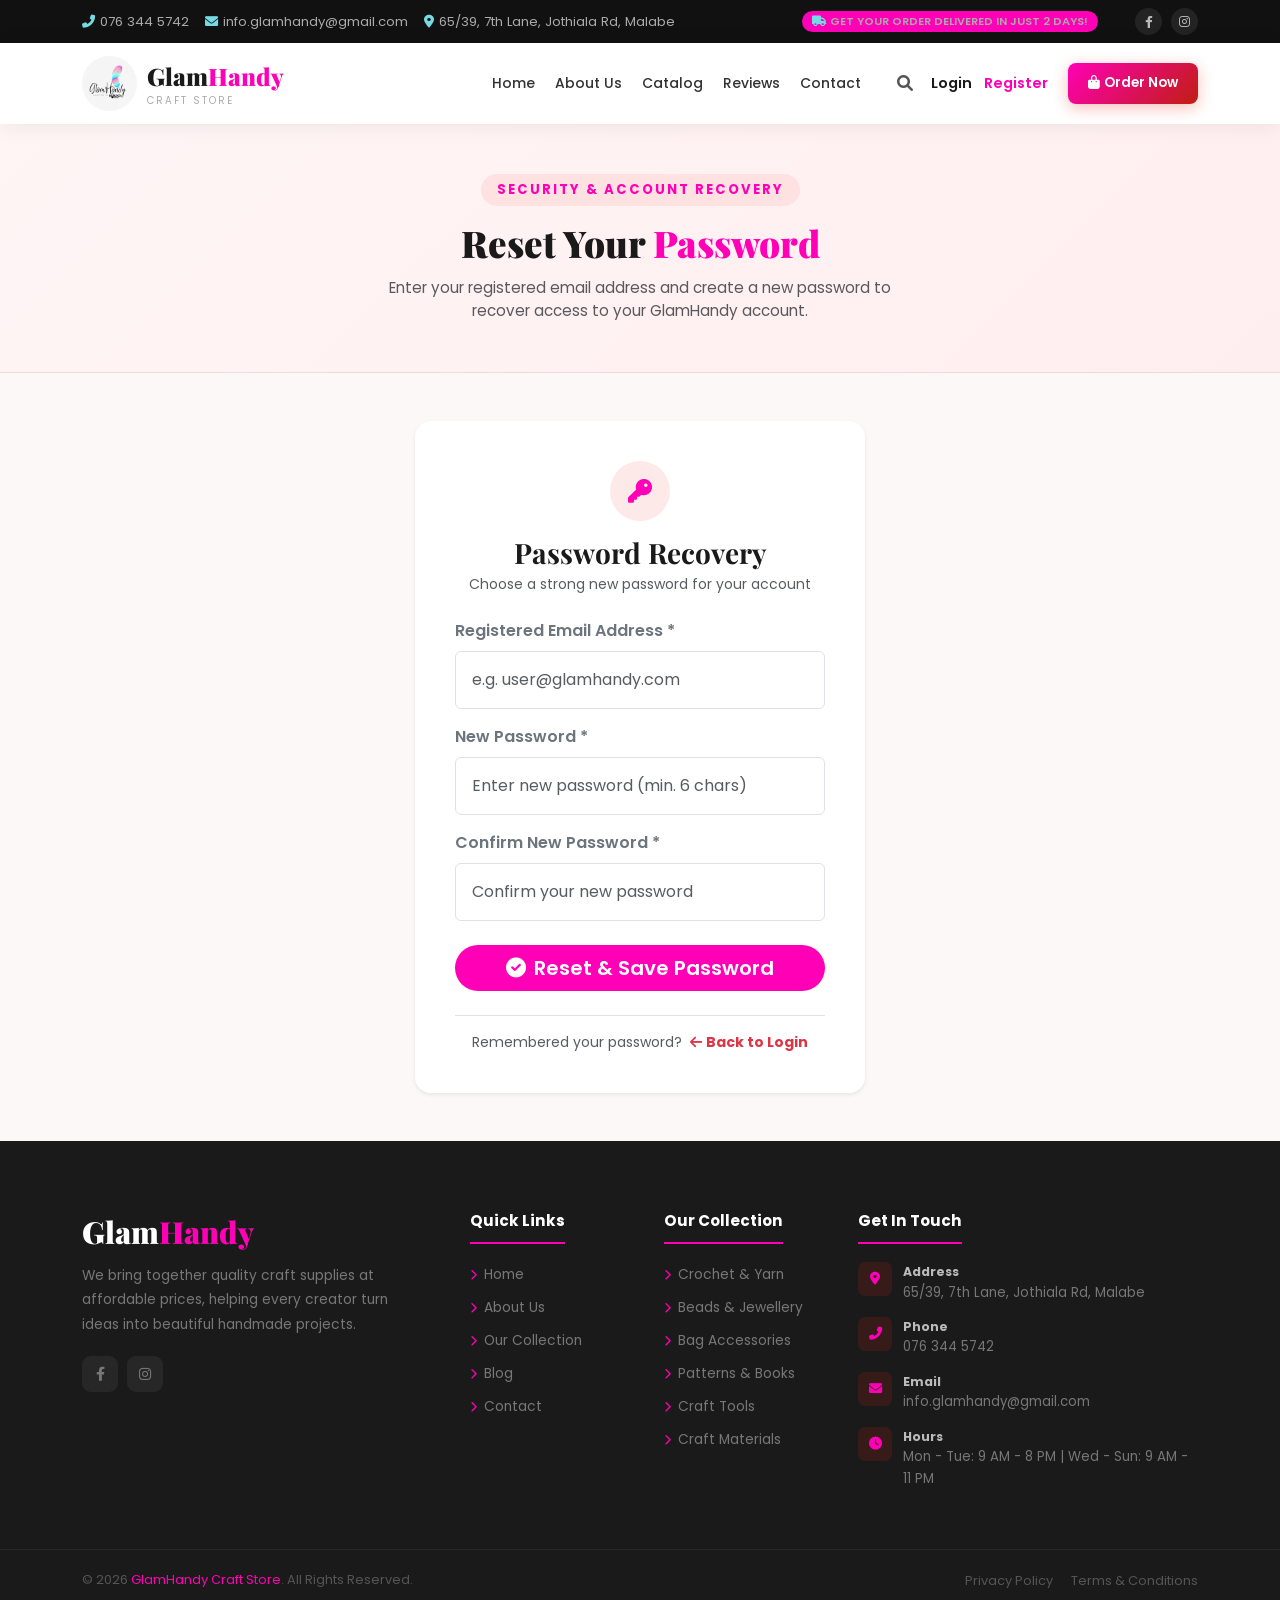
<file: sarab/forgot-password.html>
<!DOCTYPE html>
<html lang="en">
   <head>
      <meta charset="UTF-8">
      <meta http-equiv="X-UA-Compatible" content="IE=edge">
      <meta name="viewport" content="width=device-width, initial-scale=1">
      <meta name="author" content="GlamHandy Team">
      <meta name="description" content="Reset Password - GlamHandy Arts & Crafts Store">
      <title>Forgot Password - GlamHandy Arts & Crafts</title>
      <link href="https://fonts.googleapis.com/css2?family=Playfair+Display:wght@400;700;900&family=Poppins:wght@300;400;500;600;700&display=swap" rel="stylesheet"/>
      <!-- Bootstrap 5.3 -->
      <link href="css/bootstrap.min.css" rel="stylesheet"/>
      <!-- Font Awesome Icons -->
      <link rel="stylesheet" href="css/all.min.css"/>
      <!-- Style CSS -->
      <link rel="stylesheet" href="css/style.css"/>
   </head>
   <body>
      <!-- TOP BAR -->
      <div id="topbar">
         <div class="container">
            <div class="d-flex justify-content-between align-items-center flex-wrap gap-2">
               <div class="top-contact d-flex flex-wrap">
                  <span><i class="fas fa-phone-alt"></i>076 344 5742</span>
                  <span><i class="fas fa-envelope"></i>info.glamhandy@gmail.com</span>
                  <span><i class="fas fa-map-marker-alt"></i>65/39, 7th Lane, Jothiala Rd, Malabe</span>
               </div>
               <div class="d-flex align-items-center gap-3">
                  <span class="ttag"><i class="fas fa-truck me-1"></i>Get your order delivered in just 2 days!</span>
                  <div class="tsoc">
                     <a href="https://web.facebook.com/info.glamhandycraftstore/?_rdc=1&_rdr" target="_blank"><i class="fab fa-facebook-f"></i></a>
                     <a href="https://www.instagram.com/info.glamhandyofficial/" target="_blank"><i class="fab fa-instagram"></i></a>
                  </div>
               </div>
            </div>
         </div>
      </div>

      <!-- NAVBAR -->
      <nav class="navbar navbar-expand-lg" id="nav">
         <div class="container">
            <a class="navbar-brand" href="index.html">
               <div class="blogo">
                  <div class="bico"><img src="img/logo.png.jpeg" alt="Logo"></div>
                  <div>
                     <div class="bname">Glam<span>Handy</span></div>
                     <div class="bsub">Craft Store</div>
                  </div>
               </div>
            </a>
            <button class="navbar-toggler border-0" type="button" data-bs-toggle="collapse" data-bs-target="#navmenu">
               <i class="fas fa-bars" style="color:var(--primary);font-size:1.35rem;"></i>
            </button>
            <div class="collapse navbar-collapse" id="navmenu">
               <ul class="navbar-nav ms-auto me-3">
                  <li class="nav-item"><a class="nav-link" href="index.html#hero">Home</a></li>
                  <li class="nav-item"><a class="nav-link" href="index.html#about">About Us</a></li>
                  <li class="nav-item"><a class="nav-link" href="catalog.php">Catalog</a></li>
                  <li class="nav-item"><a class="nav-link" href="index.html#testimonials">Reviews</a></li>
                  <li class="nav-item"><a class="nav-link" href="index.html#contact-section">Contact</a></li>
               </ul>
               <div class="d-flex align-items-center gap-2">
                  <button id="navSearchBtn" title="Search"><i class="fas fa-search"></i></button>
                  <a href="login.php" class="nav-login me-1" style="color:var(--dark);font-weight:600;font-size:0.9rem;text-decoration:none;">Login</a>
                  <a href="register.html" class="nav-login me-2" style="color:var(--primary);font-weight:600;font-size:0.9rem;text-decoration:none;">Register</a>
                  <a href="catalog.php" class="nav-link nav-cta ms-1"><i class="fas fa-shopping-bag me-1"></i>Order Now</a>
               </div>
            </div>
         </div>
      </nav>

      <!-- PAGE BANNER -->
      <section style="background: linear-gradient(135deg, #fff5f5 0%, #ffeef0 100%); padding: 50px 0; border-bottom: 1px solid #f0d8dc;">
         <div class="container text-center">
            <span style="font-family: 'Poppins', sans-serif; letter-spacing: 2px; text-transform: uppercase; font-size: 0.82rem; color: var(--primary); font-weight: 700; background: rgba(232, 40, 26, 0.08); padding: 6px 16px; border-radius: 30px; display: inline-block; margin-bottom: 10px;">Security &amp; Account Recovery</span>
            <h1 class="stitle" style="font-family: 'Playfair Display', serif; font-size: 2.3rem; font-weight: 900; color: var(--dark); margin-top: 5px;">Reset Your <span>Password</span></h1>
            <p class="text-muted mt-2" style="font-family: 'Poppins', sans-serif; max-width: 550px; margin: 0 auto; font-size: 0.95rem;">
               Enter your registered email address and create a new password to recover access to your GlamHandy account.
            </p>
         </div>
      </section>

      <!-- RESET PASSWORD FORM SECTION -->
      <section class="py-5" style="background: #fdf8f8;">
         <div class="container d-flex justify-content-center">
            <div class="card shadow-sm border-0 rounded-4 p-3" style="width: 100%; max-width: 450px; background:#fff;">
               <div class="card-body p-4">
                  <div class="text-center mb-4">
                     <div style="width: 60px; height: 60px; background: rgba(232, 40, 26, 0.1); color: var(--primary); border-radius: 50%; display: flex; align-items: center; justify-content: center; margin: 0 auto 15px; font-size: 1.5rem;">
                        <i class="fas fa-key"></i>
                     </div>
                     <h3 class="fw-bold mb-1" style="font-family: 'Playfair Display', serif;">Password Recovery</h3>
                     <p class="text-muted small">Choose a strong new password for your account</p>
                  </div>

                  <form id="resetPasswordForm" onsubmit="handleResetPassword(event)">
                     <div class="mb-3">
                        <label for="resetEmail" class="form-label fw-semibold text-secondary">Registered Email Address *</label>
                        <input type="email" class="form-control p-3" id="resetEmail" placeholder="e.g. user@glamhandy.com" required>
                     </div>

                     <div class="mb-3">
                        <label for="newPassword" class="form-label fw-semibold text-secondary">New Password *</label>
                        <input type="password" class="form-control p-3" id="newPassword" placeholder="Enter new password (min. 6 chars)" required minlength="6">
                     </div>

                     <div class="mb-3">
                        <label for="confirmNewPassword" class="form-label fw-semibold text-secondary">Confirm New Password *</label>
                        <input type="password" class="form-control p-3" id="confirmNewPassword" placeholder="Confirm your new password" required>
                     </div>

                     <p id="resetMessage" class="alert alert-success mt-3 text-center d-none" style="font-size:0.9rem;"></p>
                     <p id="resetError" class="alert alert-danger mt-3 text-center d-none" style="font-size:0.9rem;"></p>

                     <div class="d-grid gap-2 mt-4">
                        <button type="submit" class="btn btn-danger btn-lg rounded-pill fw-semibold" style="background-color: var(--primary); border: none;">
                           <i class="fas fa-check-circle me-2"></i>Reset &amp; Save Password
                        </button>
                     </div>
                  </form>

                  <div class="text-center mt-4 pt-3 border-top">
                     <p class="mb-0 text-muted small">Remembered your password? 
                        <a href="login.php" class="fw-bold text-danger text-decoration-none ms-1"><i class="fas fa-arrow-left me-1"></i>Back to Login</a>
                     </p>
                  </div>
               </div>
            </div>
         </div>
      </section>

      <!-- FOOTER -->
      <footer>
         <div class="container">
            <div class="row g-5">
               <div class="col-lg-4">
                  <div class="fnm">Glam<span>Handy</span></div>
                  <p class="fdesc">We bring together quality craft supplies at affordable prices, helping every creator turn ideas into beautiful handmade projects.</p>
                  <div class="fsoc">
                     <a href="https://web.facebook.com/info.glamhandycraftstore/?_rdc=1&_rdr" target="_blank"><i class="fab fa-facebook-f"></i></a>
                     <a href="https://www.instagram.com/info.glamhandyofficial/" target="_blank"><i class="fab fa-instagram"></i></a>
                  </div>
               </div>
               <div class="col-sm-6 col-lg-2">
                  <div class="ftit">Quick Links</div>
                  <ul class="flinks ps-0">
                     <li><a href="index.html#hero"><i class="fas fa-chevron-right"></i>Home</a></li>
                     <li><a href="index.html#about"><i class="fas fa-chevron-right"></i>About Us</a></li>
                     <li><a href="catalog.php"><i class="fas fa-chevron-right"></i>Our Collection</a></li>
                     <li><a href="index.html#blog"><i class="fas fa-chevron-right"></i>Blog</a></li>
                     <li><a href="index.html#contact-section"><i class="fas fa-chevron-right"></i>Contact</a></li>
                  </ul>
               </div>
               <div class="col-sm-6 col-lg-2">
                  <div class="ftit">Our Collection</div>
                  <ul class="flinks ps-0">
                     <li><a href="catalog.php"><i class="fas fa-chevron-right"></i>Crochet & Yarn</a></li>
                     <li><a href="catalog.php"><i class="fas fa-chevron-right"></i>Beads & Jewellery</a></li>
                     <li><a href="catalog.php"><i class="fas fa-chevron-right"></i>Bag Accessories</a></li>
                     <li><a href="catalog.php"><i class="fas fa-chevron-right"></i>Patterns & Books</a></li>
                     <li><a href="catalog.php"><i class="fas fa-chevron-right"></i>Craft Tools</a></li>
                     <li><a href="catalog.php"><i class="fas fa-chevron-right"></i>Craft Materials</a></li>
                  </ul>
               </div>
               <div class="col-lg-4">
                  <div class="ftit">Get In Touch</div>
                  <div class="fci">
                     <div class="fciico"><i class="fas fa-map-marker-alt"></i></div>
                     <div class="fciinfo"><strong>Address</strong>65/39, 7th Lane, Jothiala Rd, Malabe</div>
                  </div>
                  <div class="fci">
                     <div class="fciico"><i class="fas fa-phone-alt"></i></div>
                     <div class="fciinfo"><strong>Phone</strong>076 344 5742</div>
                  </div>
                  <div class="fci">
                     <div class="fciico"><i class="fas fa-envelope"></i></div>
                     <div class="fciinfo"><strong>Email</strong>info.glamhandy@gmail.com</div>
                  </div>
                  <div class="fci">
                     <div class="fciico"><i class="fas fa-clock"></i></div>
                     <div class="fciinfo"><strong>Hours</strong>Mon - Tue: 9 AM - 8 PM | Wed - Sun: 9 AM - 11 PM</div>
                  </div>
               </div>
            </div>
         </div>
         <div class="fbot">
            <div class="container">
               <div class="d-flex justify-content-between align-items-center flex-wrap gap-2">
                  <p>&copy; 2026 <span>GlamHandy Craft Store</span>. All Rights Reserved.</p>
                  <div><a href="privacy.html">Privacy Policy</a><a href="terms.html">Terms &amp; Conditions</a></div>
               </div>
            </div>
         </div>
      </footer>

      <!-- Back to top -->
      <button id="btt" onclick="window.scrollTo({top:0,behavior:'smooth'})"><i class="fas fa-chevron-up"></i></button>

      <!-- jQuery -->
      <script src="js/jquery-3.7.1.min.js"></script>
      <!-- Bootstrap 5 -->
      <script src="js/bootstrap.bundle.min.js"></script>
      <!-- Main js -->
      <script src="js/main.js"></script>

      <script>
         function handleResetPassword(e) {
            e.preventDefault();
            const email = document.getElementById('resetEmail').value.trim();
            const np = document.getElementById('newPassword').value;
            const cp = document.getElementById('confirmNewPassword').value;
            const msgEl = document.getElementById('resetMessage');
            const errEl = document.getElementById('resetError');

            msgEl.classList.add('d-none');
            errEl.classList.add('d-none');

            if (np !== cp) {
               errEl.textContent = "New password and confirmation password do not match!";
               errEl.classList.remove('d-none');
               return;
            }

            msgEl.textContent = "Your password has been reset successfully! Redirecting to login page...";
            msgEl.classList.remove('d-none');

            setTimeout(() => {
               window.location.href = "login.php";
            }, 2000);
         }
      </script>
   </body>
</html>
</file>
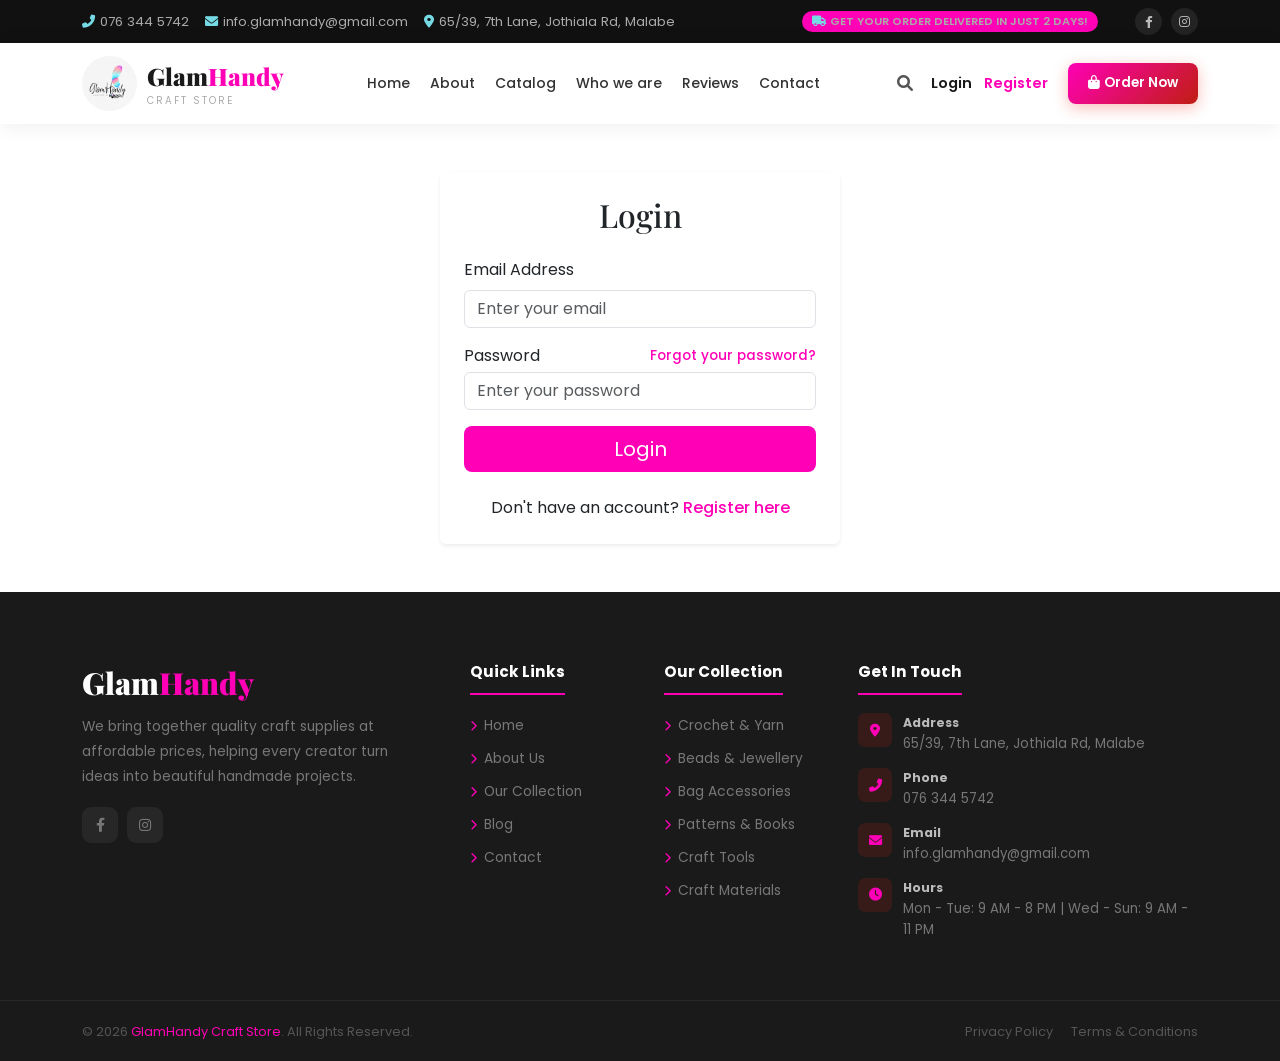
<file: sarab/login.html>
<!DOCTYPE html>
<html lang="en">
   <head>
      <meta charset="UTF-8">
      <meta http-equiv="X-UA-Compatible" content="IE=edge">
      <meta name="viewport" content="width=device-width, initial-scale=1">
      <meta name="author" content="H.Kularatne">
      <meta name="description" content="Online Arts & Crafts Store">
      <title>GlamHandy Arts & Crafts - Login</title>
      <link href="https://fonts.googleapis.com/css2?family=Playfair+Display:wght@400;700;900&family=Poppins:wght@300;400;500;600;700&family=Dancing+Script:wght@700&display=swap" rel="stylesheet"/>
      <!-- Bootstrap 5.3 -->
      <link href="css/bootstrap.min.css" rel="stylesheet"/>
      <!-- AOS Animate on Scroll -->
      <link href="css/aos.css" rel="stylesheet"/>
      <!-- Swiper -->
      <link href="css/swiper-bundle.min.css" rel="stylesheet"/>
      <!-- all min css -->
      <link rel="stylesheet" href="css/all.min.css"/>
      <!-- magnific CSS -->
      <link rel="stylesheet" href="css/magnific-popup.css"/>
      <!-- Style CSS -->
      <link rel="stylesheet" href="css/style.css" />
   </head>
   <body>
      <!-- TOP BAR -->
      <div id="topbar">
         <div class="container">
            <div class="d-flex justify-content-between align-items-center flex-wrap gap-2">
               <div class="top-contact d-flex flex-wrap">
                  <span><i class="fas fa-phone-alt"></i>076 344 5742</span>
                  <span><i class="fas fa-envelope"></i>info.glamhandy@gmail.com</span>
                  <span><i class="fas fa-map-marker-alt"></i>65/39, 7th Lane, Jothiala Rd, Malabe</span>
               </div>
               <div class="d-flex align-items-center gap-3">
                  <span class="ttag"><i class="fas fa-truck me-1"></i>Get your order delivered in just 2 days!</span>
                  <div class="tsoc">
                     <a href="https://web.facebook.com/info.glamhandycraftstore/?_rdc=1&_rdr" target="_blank"><i class="fab fa-facebook-f"></i></a>
                     <a href="https://www.instagram.com/info.glamhandyofficial/" target="_blank"><i class="fab fa-instagram"></i></a>
                  </div>
               </div>
            </div>
         </div>
      </div>

      <!-- NAVBAR -->
      <nav class="navbar navbar-expand-lg" id="nav">
         <div class="container">
            <a class="navbar-brand" href="index.html">
               <div class="blogo">
                  <div class="bico"><img src="img/logo.png.jpeg" alt="Logo"></div>
                  <div>
                     <div class="bname">Glam<span>Handy</span></div>
                     <div class="bsub">Craft Store</div>
                  </div>
               </div>
            </a>
            <button class="navbar-toggler border-0" type="button" data-bs-toggle="collapse" data-bs-target="#navmenu">
            <i class="fas fa-bars" style="color:var(--primary);font-size:1.35rem;"></i>
            </button>
            <div class="collapse navbar-collapse" id="navmenu">
               <ul class="navbar-nav mx-auto">
                  <li class="nav-item"><a class="nav-link" href="index.html">Home</a></li>
                  <li class="nav-item"><a class="nav-link" href="index.html#about">About</a></li>
                  <li class="nav-item"><a class="nav-link" href="catalog.php">Catalog</a></li>
                  <li class="nav-item"><a class="nav-link" href="index.html#chefs">Who we are</a></li>
                  <li class="nav-item"><a class="nav-link" href="index.html#testimonials">Reviews</a></li>
                  <li class="nav-item"><a class="nav-link" href="index.html#contact-section">Contact</a></li>
               </ul>
               <div class="d-flex align-items-center gap-2">
                  <button id="navSearchBtn" title="Search"><i class="fas fa-search"></i></button>
                  <a href="login.php" class="nav-login me-1" style="color:var(--dark);font-weight:600;font-size:0.9rem;text-decoration:none;">Login</a>
                  <a href="register.html" class="nav-login me-2" style="color:var(--primary);font-weight:600;font-size:0.9rem;text-decoration:none;">Register</a>
                  <a href="catalog.php" class="nav-link nav-cta ms-1"><i class="fas fa-shopping-bag me-1"></i>Order Now</a>
               </div>
            </div>
         </div>
      </nav>

<section class="login-section py-5">
    <div class="container d-flex justify-content-center">
        <div class="card shadow-sm border-0" style="width: 100%; max-width: 400px;">
            <div class="card-body p-4">
                <h2 class="card-title text-center mb-4">Login</h2>

                <form id="loginForm" method="POST" action="form.php" autocomplete="off">
                    <div class="mb-3">
                        <label for="loginEmail" class="form-label">Email Address</label>
                        <input type="email" class="form-control" id="loginEmail" name="email" placeholder="Enter your email" required autocomplete="off">
                    </div>

                    <div class="mb-3">
                        <div class="d-flex justify-content-between align-items-center">
                           <label for="loginPassword" class="form-label mb-0">Password</label>
                           <a href="forgot-password.html" style="color: var(--primary); font-size: 0.85rem; font-weight: 500; text-decoration: none;">Forgot your password?</a>
                        </div>
                        <input type="password" class="form-control mt-1" id="loginPassword" name="PASS" placeholder="Enter your password" required autocomplete="new-password">
                    </div>

                    <div class="d-grid gap-2">
                        <button type="submit" name="submit" class="btn btn-primary btn-lg" style="background-color: var(--primary); border: none;">Login</button>
                    </div>
                </form>

                <script>
                window.addEventListener("pageshow", function (event) {
                    if (event.persisted) {
                        window.location.reload();
                    }
                    var form = document.getElementById('loginForm');
                    if (form) form.reset();
                });
                </script>

                <p class="text-center mt-4 mb-0">Don't have an account?
                    <a href="register.html" style="color: var(--primary); font-weight: 500;">Register here</a>
                </p>
            </div>
        </div>
    </div>
</section>

      <footer>
         <div class="container">
            <div class="row g-5">
               <div class="col-lg-4">
                  <div class="fnm">Glam<span>Handy</span></div>
                  <p class="fdesc">We bring together quality craft supplies at affordable prices, helping every creator turn ideas into beautiful handmade projects.</p>
                  <div class="fsoc">
                     <a href="https://web.facebook.com/info.glamhandycraftstore/?_rdc=1&_rdr" target="_blank"><i class="fab fa-facebook-f"></i></a>
                     <a href="https://www.instagram.com/info.glamhandyofficial/" target="_blank"><i class="fab fa-instagram"></i></a>
                  </div>
               </div>
               <div class="col-sm-6 col-lg-2">
                  <div class="ftit">Quick Links</div>
                  <ul class="flinks ps-0">
                     <li><a href="index.html#hero"><i class="fas fa-chevron-right"></i>Home</a></li>
                     <li><a href="index.html#about"><i class="fas fa-chevron-right"></i>About Us</a></li>
                     <li><a href="catalog.php"><i class="fas fa-chevron-right"></i>Our Collection</a></li>
                     <li><a href="index.html#blog"><i class="fas fa-chevron-right"></i>Blog</a></li>
                     <li><a href="index.html#contact-section"><i class="fas fa-chevron-right"></i>Contact</a></li>
                  </ul>
               </div>
               <div class="col-sm-6 col-lg-2">
                  <div class="ftit">Our Collection</div>
                  <ul class="flinks ps-0">
                     <li><a href="catalog.php"><i class="fas fa-chevron-right"></i>Crochet & Yarn</a></li>
                     <li><a href="catalog.php"><i class="fas fa-chevron-right"></i>Beads & Jewellery</a></li>
                     <li><a href="catalog.php"><i class="fas fa-chevron-right"></i>Bag Accessories</a></li>
                     <li><a href="catalog.php"><i class="fas fa-chevron-right"></i>Patterns & Books</a></li>
                     <li><a href="catalog.php"><i class="fas fa-chevron-right"></i>Craft Tools</a></li>
                     <li><a href="catalog.php"><i class="fas fa-chevron-right"></i>Craft Materials</a></li>
                  </ul>
               </div>
               <div class="col-lg-4">
                  <div class="ftit">Get In Touch</div>
                  <div class="fci">
                     <div class="fciico"><i class="fas fa-map-marker-alt"></i></div>
                     <div class="fciinfo"><strong>Address</strong>65/39, 7th Lane, Jothiala Rd, Malabe</div>
                  </div>
                  <div class="fci">
                     <div class="fciico"><i class="fas fa-phone-alt"></i></div>
                     <div class="fciinfo"><strong>Phone</strong>076 344 5742</div>
                  </div>
                  <div class="fci">
                     <div class="fciico"><i class="fas fa-envelope"></i></div>
                     <div class="fciinfo"><strong>Email</strong>info.glamhandy@gmail.com</div>
                  </div>
                  <div class="fci">
                     <div class="fciico"><i class="fas fa-clock"></i></div>
                     <div class="fciinfo"><strong>Hours</strong>Mon - Tue: 9 AM - 8 PM | Wed - Sun: 9 AM - 11 PM</div>
                  </div>
               </div>
            </div>
         </div>
         <div class="fbot">
            <div class="container">
               <div class="d-flex justify-content-between align-items-center flex-wrap gap-2">
                  <p>&copy; 2026 <span>GlamHandy Craft Store</span>. All Rights Reserved.</p>
                  <div><a href="privacy.html">Privacy Policy</a><a href="terms.html">Terms &amp; Conditions</a></div>
               </div>
            </div>
         </div>
      </footer>

      <!-- Back to top -->
      <button id="btt" onclick="window.scrollTo({top:0,behavior:'smooth'})"><i class="fas fa-chevron-up"></i></button>
    
      <!-- JS Libraries -->
      <script src="js/jquery-3.7.1.min.js"></script>
      <script src="js/bootstrap.bundle.min.js"></script>
      <script src="js/aos.js"></script>
      <script src="js/swiper-bundle.min.js"></script>
      <script src="js/jquery.magnific-popup.min.js"></script>
      <script src="js/main.js"></script>
   </body>
</html>
</file>
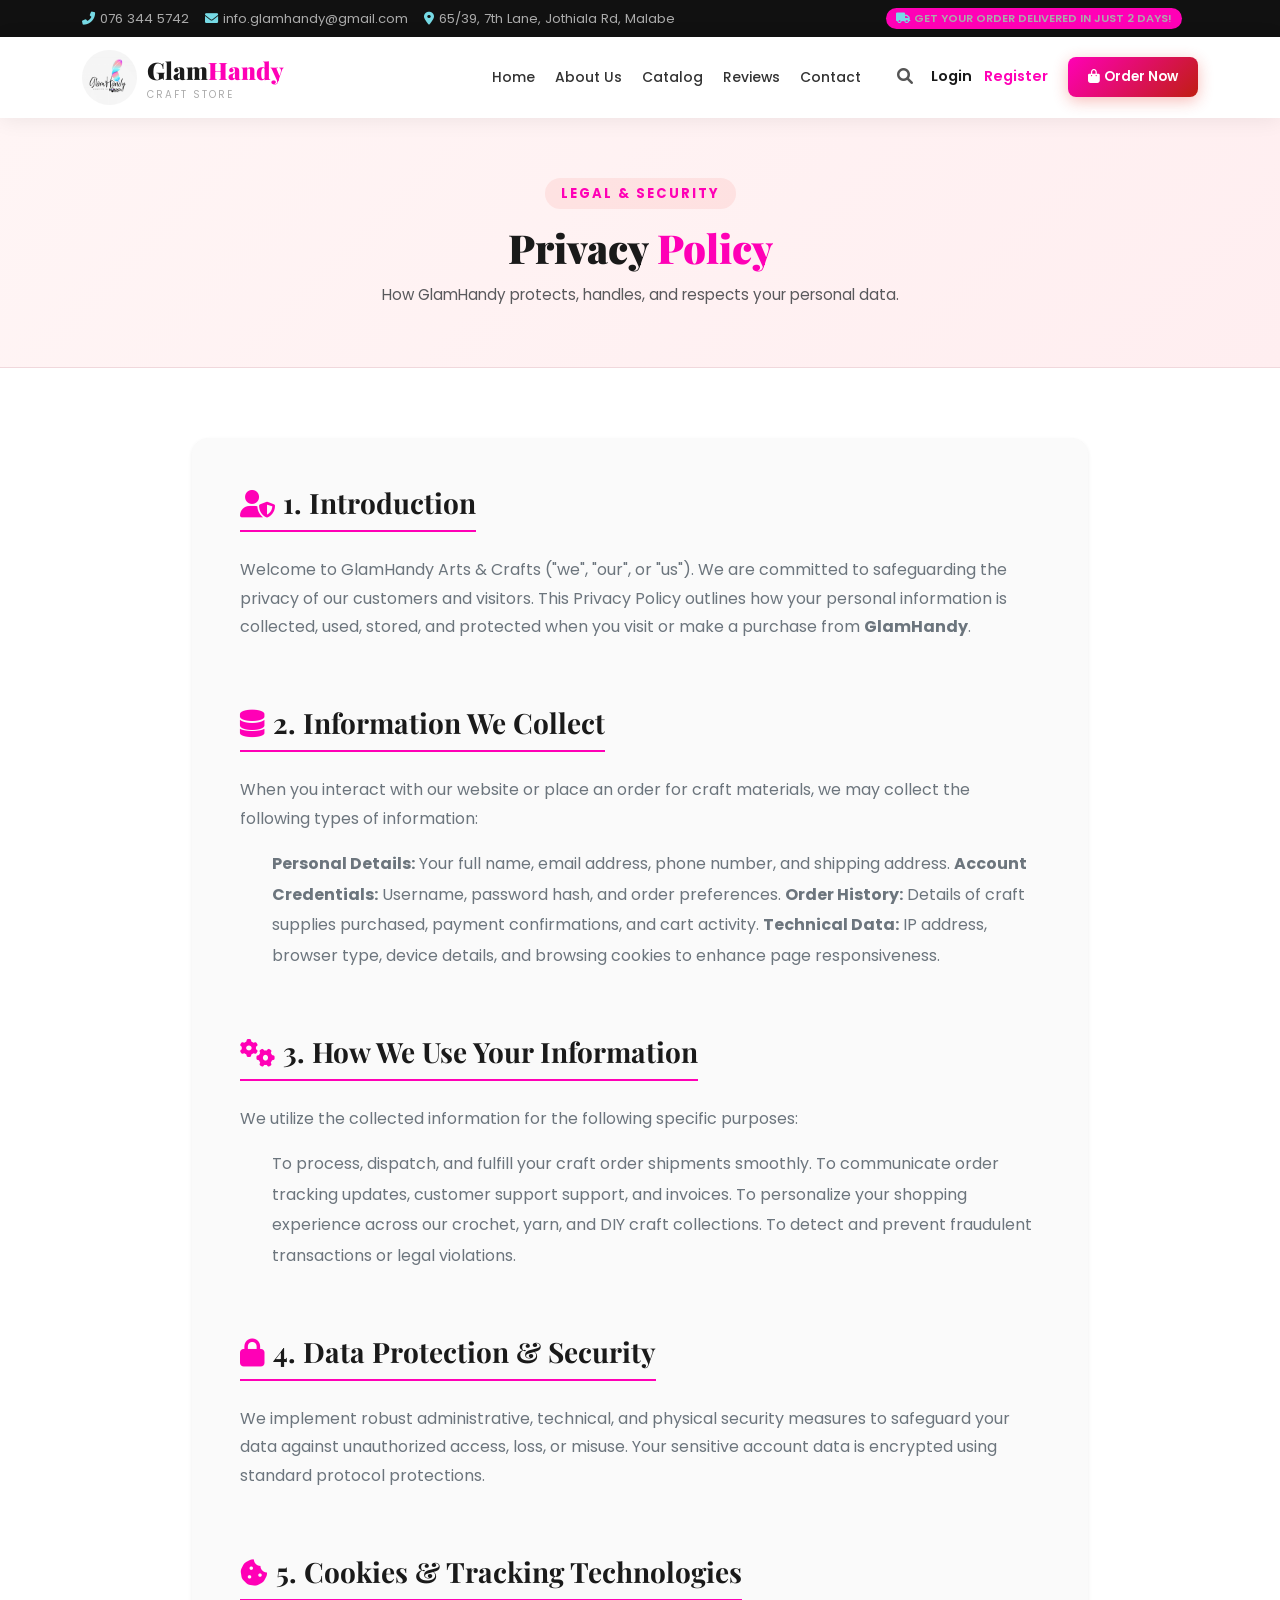
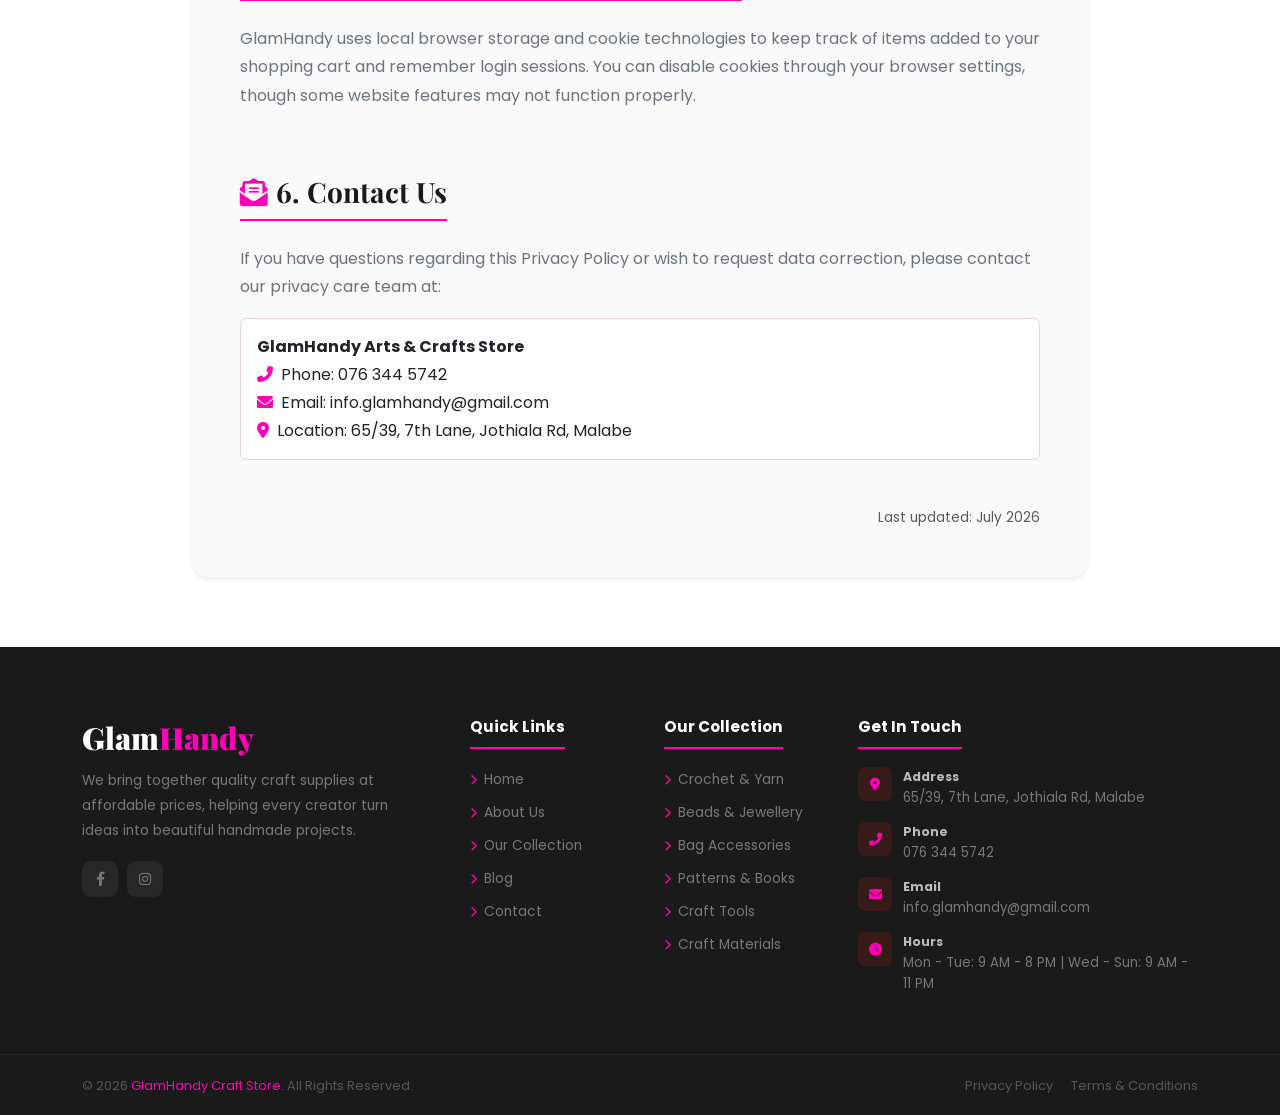
<file: sarab/privacy.html>
<!DOCTYPE html>
<html lang="en">
   <head>
      <meta charset="UTF-8">
      <meta http-equiv="X-UA-Compatible" content="IE=edge">
      <meta name="viewport" content="width=device-width, initial-scale=1">
      <meta name="author" content="GlamHandy Team">
      <meta name="description" content="Privacy Policy - GlamHandy Arts & Crafts Store">
      <title>Privacy Policy - GlamHandy Arts & Crafts</title>
      <link href="https://fonts.googleapis.com/css2?family=Playfair+Display:wght@400;700;900&family=Poppins:wght@300;400;500;600;700&display=swap" rel="stylesheet"/>
      <!-- Bootstrap 5.3 -->
      <link href="css/bootstrap.min.css" rel="stylesheet"/>
      <!-- Font Awesome Icons -->
      <link rel="stylesheet" href="css/all.min.css"/>
      <!-- Style CSS -->
      <link rel="stylesheet" href="css/style.css" />
   </head>
   <body>
      <!-- TOP BAR -->
      <div id="topbar">
         <div class="container">
            <div class="d-flex justify-content-between align-items-center flex-wrap gap-2">
               <div class="top-contact d-flex flex-wrap">
                  <span><i class="fas fa-phone-alt"></i>076 344 5742</span>
                  <span><i class="fas fa-envelope"></i>info.glamhandy@gmail.com</span>
                  <span><i class="fas fa-map-marker-alt"></i>65/39, 7th Lane, Jothiala Rd, Malabe</span>
               </div>
               <div class="d-flex align-items-center gap-3">
                  <span class="ttag"><i class="fas fa-truck me-1"></i>Get your order delivered in just 2 days!</span>
               </div>
            </div>
         </div>
      </div>

      <!-- NAVBAR -->
      <nav class="navbar navbar-expand-lg" id="nav">
         <div class="container">
            <a class="navbar-brand" href="index.html">
               <div class="blogo">
                  <div class="bico"><img src="img/logo.png.jpeg" alt="Logo"></div>
                  <div>
                     <div class="bname">Glam<span>Handy</span></div>
                     <div class="bsub">Craft Store</div>
                  </div>
               </div>
            </a>
            <button class="navbar-toggler border-0" type="button" data-bs-toggle="collapse" data-bs-target="#navmenu">
               <i class="fas fa-bars" style="color:var(--primary);font-size:1.35rem;"></i>
            </button>
            <div class="collapse navbar-collapse" id="navmenu">
               <ul class="navbar-nav ms-auto me-3">
                  <li class="nav-item"><a class="nav-link" href="index.html#hero">Home</a></li>
                  <li class="nav-item"><a class="nav-link" href="index.html#about">About Us</a></li>
                  <li class="nav-item"><a class="nav-link" href="catalog.php">Catalog</a></li>
                  <li class="nav-item"><a class="nav-link" href="index.html#testimonials">Reviews</a></li>
                  <li class="nav-item"><a class="nav-link" href="index.html#contact-section">Contact</a></li>
               </ul>
               <div class="d-flex align-items-center gap-2">
                  <!-- Search button -->
                  <button id="navSearchBtn" title="Search"><i class="fas fa-search"></i></button>
                  <a href="login.php" class="nav-login me-1" style="color:var(--dark);font-weight:600;font-size:0.9rem;text-decoration:none;">Login</a>
                  <a href="register.html" class="nav-login me-2" style="color:var(--primary);font-weight:600;font-size:0.9rem;text-decoration:none;">Register</a>
                  <a href="catalog.php" class="nav-link nav-cta ms-1"><i class="fas fa-shopping-bag me-1"></i>Order Now</a>
               </div>
            </div>
         </div>
      </nav>

      <!-- PAGE HEADER BANNER -->
      <section style="background: linear-gradient(135deg, #fff5f5 0%, #ffeef0 100%); padding: 60px 0; border-bottom: 1px solid #f0d8dc;">
         <div class="container text-center">
            <span style="font-family: 'Poppins', sans-serif; letter-spacing: 2px; text-transform: uppercase; font-size: 0.82rem; color: var(--primary); font-weight: 700; background: rgba(232, 40, 26, 0.08); padding: 6px 16px; border-radius: 30px; display: inline-block; margin-bottom: 10px;">Legal &amp; Security</span>
            <h1 class="stitle" style="font-family: 'Playfair Display', serif; font-size: 2.5rem; font-weight: 900; color: var(--dark); margin-top: 5px;">Privacy <span>Policy</span></h1>
            <p class="text-muted mt-2" style="font-family: 'Poppins', sans-serif; max-width: 600px; margin: 0 auto; font-size: 0.95rem;">
               How GlamHandy protects, handles, and respects your personal data.
            </p>
         </div>
      </section>

      <!-- POLICY CONTENT -->
      <section style="padding: 70px 0; background: #fff;">
         <div class="container" style="max-width: 920px;">
            <div class="card border-0 shadow-sm p-4 p-md-5" style="border-radius: 16px; background: #fafafa;">
               
               <div class="mb-5">
                  <h3 style="font-family: 'Playfair Display', serif; font-weight: 700; color: var(--dark); border-bottom: 2px solid var(--primary); padding-bottom: 10px; display: inline-block;">
                     <i class="fas fa-user-shield me-2" style="color: var(--primary);"></i>1. Introduction
                  </h3>
                  <p class="mt-3 text-secondary" style="line-height: 1.8;">
                     Welcome to GlamHandy Arts & Crafts ("we", "our", or "us"). We are committed to safeguarding the privacy of our customers and visitors. This Privacy Policy outlines how your personal information is collected, used, stored, and protected when you visit or make a purchase from <strong>GlamHandy</strong>.
                  </p>
               </div>

               <div class="mb-5">
                  <h3 style="font-family: 'Playfair Display', serif; font-weight: 700; color: var(--dark); border-bottom: 2px solid var(--primary); padding-bottom: 10px; display: inline-block;">
                     <i class="fas fa-database me-2" style="color: var(--primary);"></i>2. Information We Collect
                  </h3>
                  <p class="mt-3 text-secondary" style="line-height: 1.8;">
                     When you interact with our website or place an order for craft materials, we may collect the following types of information:
                  </p>
                  <ul class="text-secondary" style="line-height: 1.9;">
                     <td><strong>Personal Details:</strong> Your full name, email address, phone number, and shipping address.</td>
                     <td><strong>Account Credentials:</strong> Username, password hash, and order preferences.</td>
                     <td><strong>Order History:</strong> Details of craft supplies purchased, payment confirmations, and cart activity.</td>
                     <td><strong>Technical Data:</strong> IP address, browser type, device details, and browsing cookies to enhance page responsiveness.</td>
                  </ul>
               </div>

               <div class="mb-5">
                  <h3 style="font-family: 'Playfair Display', serif; font-weight: 700; color: var(--dark); border-bottom: 2px solid var(--primary); padding-bottom: 10px; display: inline-block;">
                     <i class="fas fa-cogs me-2" style="color: var(--primary);"></i>3. How We Use Your Information
                  </h3>
                  <p class="mt-3 text-secondary" style="line-height: 1.8;">
                     We utilize the collected information for the following specific purposes:
                  </p>
                  <ul class="text-secondary" style="line-height: 1.9;">
                     <td>To process, dispatch, and fulfill your craft order shipments smoothly.</td>
                     <td>To communicate order tracking updates, customer support support, and invoices.</td>
                     <td>To personalize your shopping experience across our crochet, yarn, and DIY craft collections.</td>
                     <td>To detect and prevent fraudulent transactions or legal violations.</td>
                  </ul>
               </div>

               <div class="mb-5">
                  <h3 style="font-family: 'Playfair Display', serif; font-weight: 700; color: var(--dark); border-bottom: 2px solid var(--primary); padding-bottom: 10px; display: inline-block;">
                     <i class="fas fa-lock me-2" style="color: var(--primary);"></i>4. Data Protection & Security
                  </h3>
                  <p class="mt-3 text-secondary" style="line-height: 1.8;">
                     We implement robust administrative, technical, and physical security measures to safeguard your data against unauthorized access, loss, or misuse. Your sensitive account data is encrypted using standard protocol protections.
                  </p>
               </div>

               <div class="mb-5">
                  <h3 style="font-family: 'Playfair Display', serif; font-weight: 700; color: var(--dark); border-bottom: 2px solid var(--primary); padding-bottom: 10px; display: inline-block;">
                     <i class="fas fa-cookie-bite me-2" style="color: var(--primary);"></i>5. Cookies & Tracking Technologies
                  </h3>
                  <p class="mt-3 text-secondary" style="line-height: 1.8;">
                     GlamHandy uses local browser storage and cookie technologies to keep track of items added to your shopping cart and remember login sessions. You can disable cookies through your browser settings, though some website features may not function properly.
                  </p>
               </div>

               <div class="mb-4">
                  <h3 style="font-family: 'Playfair Display', serif; font-weight: 700; color: var(--dark); border-bottom: 2px solid var(--primary); padding-bottom: 10px; display: inline-block;">
                     <i class="fas fa-envelope-open-text me-2" style="color: var(--primary);"></i>6. Contact Us
                  </h3>
                  <p class="mt-3 text-secondary" style="line-height: 1.8;">
                     If you have questions regarding this Privacy Policy or wish to request data correction, please contact our privacy care team at:
                  </p>
                  <div class="p-3 mt-2 rounded" style="background: #fff; border: 1px solid #ead6d9;">
                     <p class="mb-1"><strong>GlamHandy Arts & Crafts Store</strong></p>
                     <p class="mb-1"><i class="fas fa-phone-alt me-2" style="color: var(--primary);"></i>Phone: 076 344 5742</p>
                     <p class="mb-1"><i class="fas fa-envelope me-2" style="color: var(--primary);"></i>Email: info.glamhandy@gmail.com</p>
                     <p class="mb-0"><i class="fas fa-map-marker-alt me-2" style="color: var(--primary);"></i>Location: 65/39, 7th Lane, Jothiala Rd, Malabe</p>
                  </div>
               </div>

               <div class="text-end text-muted mt-4" style="font-size: 0.85rem;">
                  Last updated: July 2026
               </div>

            </div>
         </div>
      </section>

      <!-- FOOTER -->
      <footer>
         <div class="container">
            <div class="row g-5">
               <div class="col-lg-4">
                  <div class="fnm">Glam<span>Handy</span></div>
                  <p class="fdesc">We bring together quality craft supplies at affordable prices, helping every creator turn ideas into beautiful handmade projects.</p>
                  <div class="fsoc">
                     <a href="https://web.facebook.com/info.glamhandycraftstore/?_rdc=1&_rdr" target="_blank"><i class="fab fa-facebook-f"></i></a>
                     <a href="https://www.instagram.com/info.glamhandyofficial/" target="_blank"><i class="fab fa-instagram"></i></a>
                  </div>
               </div>
               <div class="col-sm-6 col-lg-2">
                  <div class="ftit">Quick Links</div>
                  <ul class="flinks ps-0">
                     <li><a href="index.html#hero"><i class="fas fa-chevron-right"></i>Home</a></li>
                     <li><a href="index.html#about"><i class="fas fa-chevron-right"></i>About Us</a></li>
                     <li><a href="catalog.php"><i class="fas fa-chevron-right"></i>Our Collection</a></li>
                     <li><a href="index.html#blog"><i class="fas fa-chevron-right"></i>Blog</a></li>
                     <li><a href="index.html#contact-section"><i class="fas fa-chevron-right"></i>Contact</a></li>
                  </ul>
               </div>
               <div class="col-sm-6 col-lg-2">
                  <div class="ftit">Our Collection</div>
                  <ul class="flinks ps-0">
                     <li><a href="catalog.php"><i class="fas fa-chevron-right"></i>Crochet & Yarn</a></li>
                     <li><a href="catalog.php"><i class="fas fa-chevron-right"></i>Beads & Jewellery</a></li>
                     <li><a href="catalog.php"><i class="fas fa-chevron-right"></i>Bag Accessories</a></li>
                     <li><a href="catalog.php"><i class="fas fa-chevron-right"></i>Patterns & Books</a></li>
                     <li><a href="catalog.php"><i class="fas fa-chevron-right"></i>Craft Tools</a></li>
                     <li><a href="catalog.php"><i class="fas fa-chevron-right"></i>Craft Materials</a></li>
                  </ul>
               </div>
               <div class="col-lg-4">
                  <div class="ftit">Get In Touch</div>
                  <div class="fci">
                     <div class="fciico"><i class="fas fa-map-marker-alt"></i></div>
                     <div class="fciinfo"><strong>Address</strong>65/39, 7th Lane, Jothiala Rd, Malabe</div>
                  </div>
                  <div class="fci">
                     <div class="fciico"><i class="fas fa-phone-alt"></i></div>
                     <div class="fciinfo"><strong>Phone</strong>076 344 5742</div>
                  </div>
                  <div class="fci">
                     <div class="fciico"><i class="fas fa-envelope"></i></div>
                     <div class="fciinfo"><strong>Email</strong>info.glamhandy@gmail.com</div>
                  </div>
                  <div class="fci">
                     <div class="fciico"><i class="fas fa-clock"></i></div>
                     <div class="fciinfo"><strong>Hours</strong>Mon - Tue: 9 AM - 8 PM | Wed - Sun: 9 AM - 11 PM</div>
                  </div>
               </div>
            </div>
         </div>
         <div class="fbot">
            <div class="container">
               <div class="d-flex justify-content-between align-items-center flex-wrap gap-2">
                  <p>&copy; 2026 <span>GlamHandy Craft Store</span>. All Rights Reserved.</p>
                  <div><a href="privacy.html">Privacy Policy</a><a href="terms.html">Terms &amp; Conditions</a></div>
               </div>
            </div>
         </div>
      </footer>

      <!-- Back to top -->
      <button id="btt" onclick="window.scrollTo({top:0,behavior:'smooth'})"><i class="fas fa-chevron-up"></i></button>

      <!-- jQuery -->
      <script src="js/jquery-3.7.1.min.js"></script>
      <!-- Bootstrap 5 -->
      <script src="js/bootstrap.bundle.min.js"></script>
      <!-- Main js -->
      <script src="js/main.js"></script>
   </body>
</html>
</file>
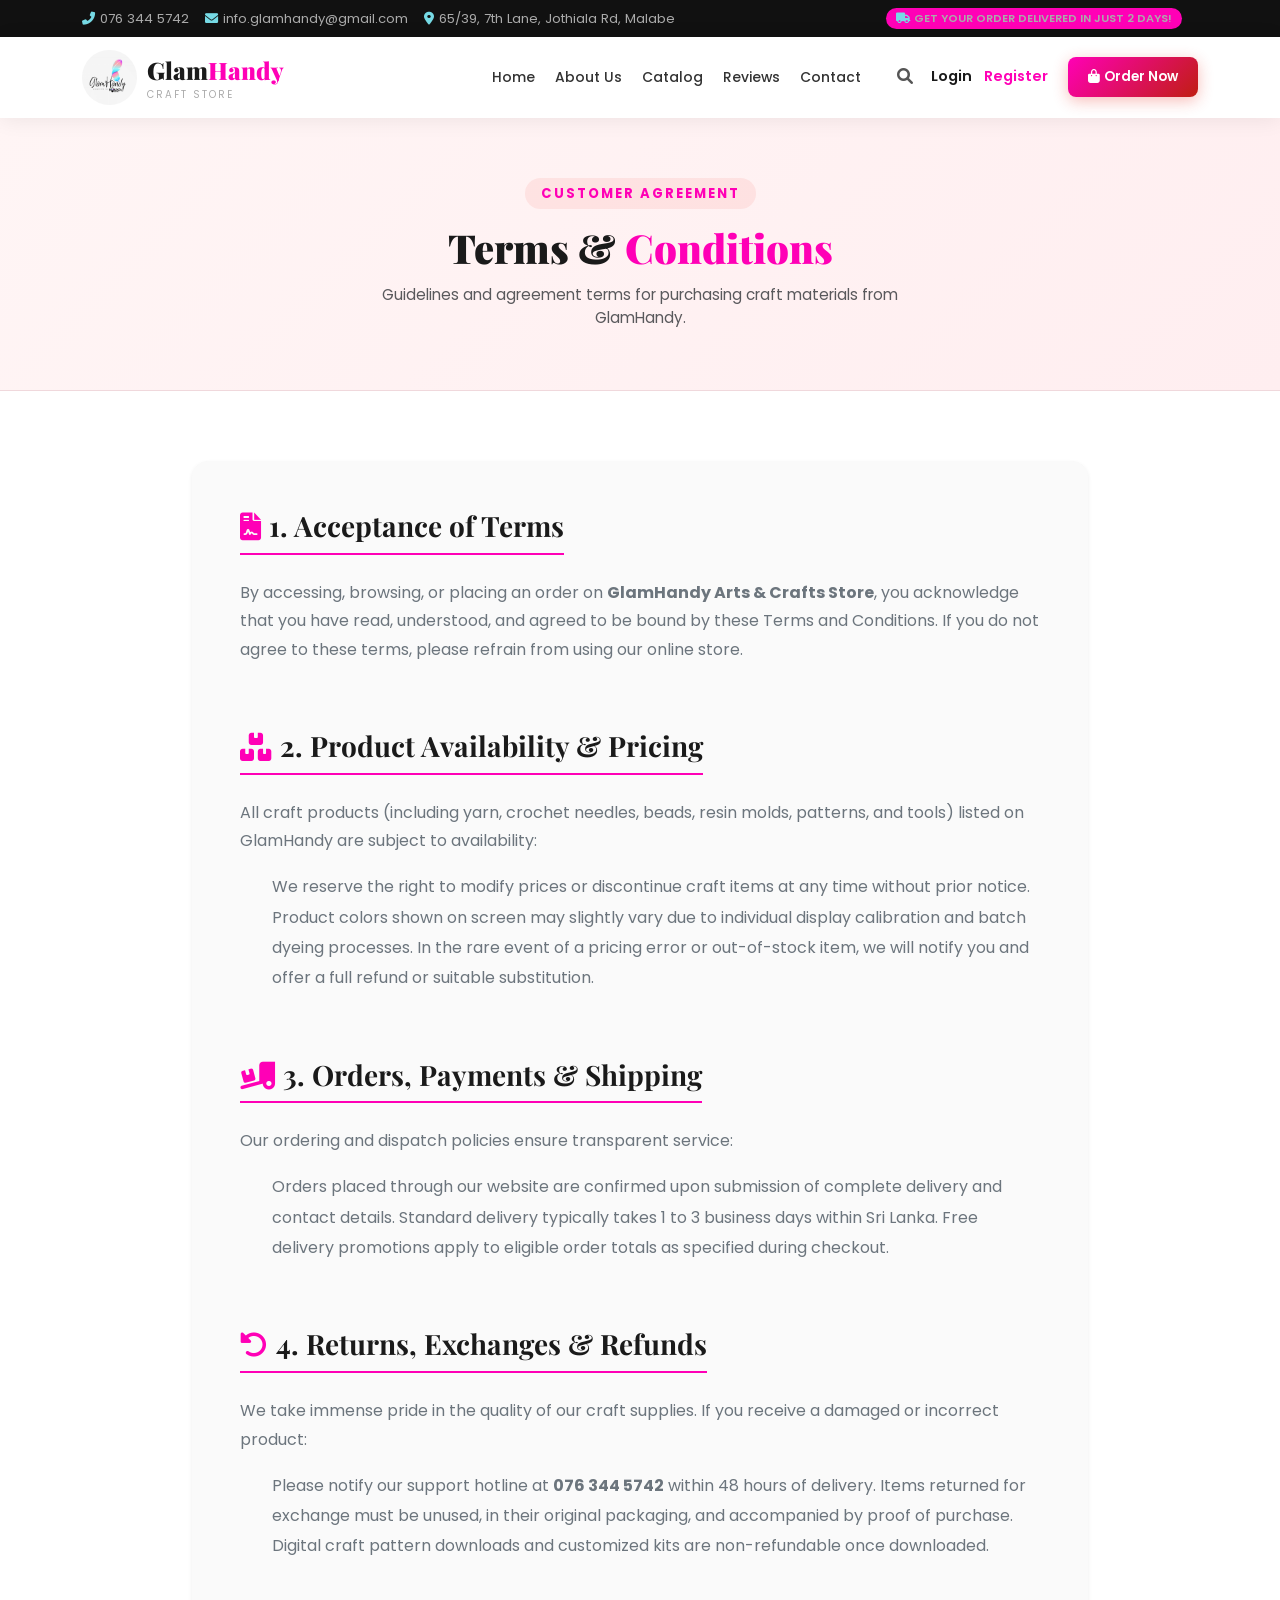
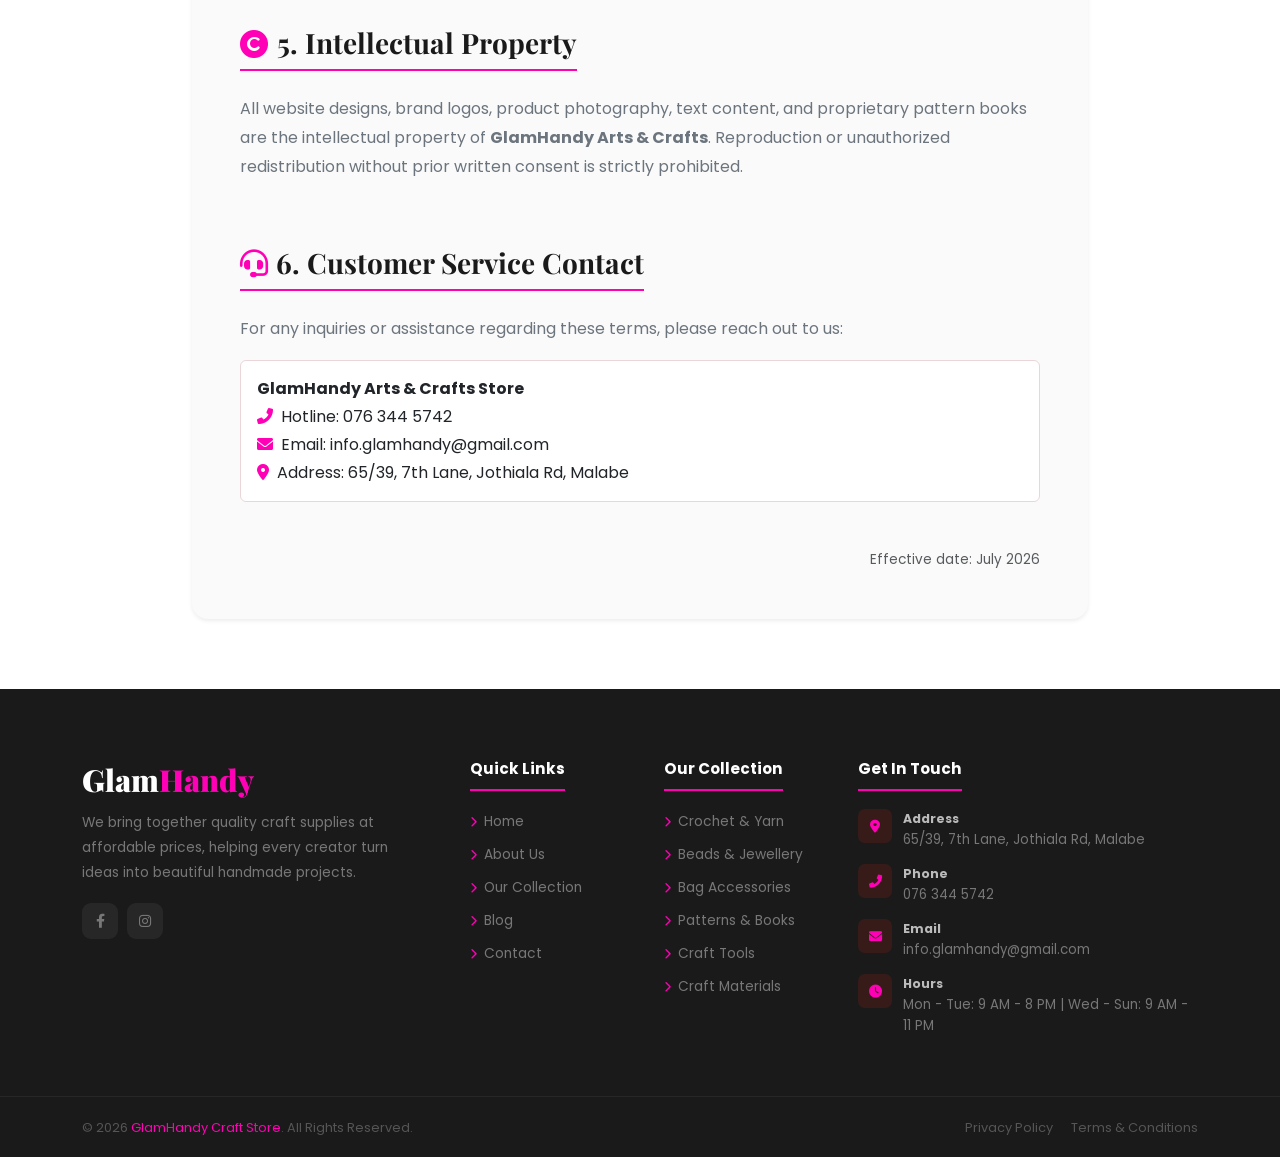
<file: sarab/terms.html>
<!DOCTYPE html>
<html lang="en">
   <head>
      <meta charset="UTF-8">
      <meta http-equiv="X-UA-Compatible" content="IE=edge">
      <meta name="viewport" content="width=device-width, initial-scale=1">
      <meta name="author" content="GlamHandy Team">
      <meta name="description" content="Terms & Conditions - GlamHandy Arts & Crafts Store">
      <title>Terms & Conditions - GlamHandy Arts & Crafts</title>
      <link href="https://fonts.googleapis.com/css2?family=Playfair+Display:wght@400;700;900&family=Poppins:wght@300;400;500;600;700&display=swap" rel="stylesheet"/>
      <!-- Bootstrap 5.3 -->
      <link href="css/bootstrap.min.css" rel="stylesheet"/>
      <!-- Font Awesome Icons -->
      <link rel="stylesheet" href="css/all.min.css"/>
      <!-- Style CSS -->
      <link rel="stylesheet" href="css/style.css" />
   </head>
   <body>
      <!-- TOP BAR -->
      <div id="topbar">
         <div class="container">
            <div class="d-flex justify-content-between align-items-center flex-wrap gap-2">
               <div class="top-contact d-flex flex-wrap">
                  <span><i class="fas fa-phone-alt"></i>076 344 5742</span>
                  <span><i class="fas fa-envelope"></i>info.glamhandy@gmail.com</span>
                  <span><i class="fas fa-map-marker-alt"></i>65/39, 7th Lane, Jothiala Rd, Malabe</span>
               </div>
               <div class="d-flex align-items-center gap-3">
                  <span class="ttag"><i class="fas fa-truck me-1"></i>Get your order delivered in just 2 days!</span>
               </div>
            </div>
         </div>
      </div>

      <!-- NAVBAR -->
      <nav class="navbar navbar-expand-lg" id="nav">
         <div class="container">
            <a class="navbar-brand" href="index.html">
               <div class="blogo">
                  <div class="bico"><img src="img/logo.png.jpeg" alt="Logo"></div>
                  <div>
                     <div class="bname">Glam<span>Handy</span></div>
                     <div class="bsub">Craft Store</div>
                  </div>
               </div>
            </a>
            <button class="navbar-toggler border-0" type="button" data-bs-toggle="collapse" data-bs-target="#navmenu">
               <i class="fas fa-bars" style="color:var(--primary);font-size:1.35rem;"></i>
            </button>
            <div class="collapse navbar-collapse" id="navmenu">
               <ul class="navbar-nav ms-auto me-3">
                  <li class="nav-item"><a class="nav-link" href="index.html#hero">Home</a></li>
                  <li class="nav-item"><a class="nav-link" href="index.html#about">About Us</a></li>
                  <li class="nav-item"><a class="nav-link" href="catalog.php">Catalog</a></li>
                  <li class="nav-item"><a class="nav-link" href="index.html#testimonials">Reviews</a></li>
                  <li class="nav-item"><a class="nav-link" href="index.html#contact-section">Contact</a></li>
               </ul>
               <div class="d-flex align-items-center gap-2">
                  <!-- Search button -->
                  <button id="navSearchBtn" title="Search"><i class="fas fa-search"></i></button>
                  <a href="login.php" class="nav-login me-1" style="color:var(--dark);font-weight:600;font-size:0.9rem;text-decoration:none;">Login</a>
                  <a href="register.html" class="nav-login me-2" style="color:var(--primary);font-weight:600;font-size:0.9rem;text-decoration:none;">Register</a>
                  <a href="catalog.php" class="nav-link nav-cta ms-1"><i class="fas fa-shopping-bag me-1"></i>Order Now</a>
               </div>
            </div>
         </div>
      </nav>

      <!-- PAGE HEADER BANNER -->
      <section style="background: linear-gradient(135deg, #fff5f5 0%, #ffeef0 100%); padding: 60px 0; border-bottom: 1px solid #f0d8dc;">
         <div class="container text-center">
            <span style="font-family: 'Poppins', sans-serif; letter-spacing: 2px; text-transform: uppercase; font-size: 0.82rem; color: var(--primary); font-weight: 700; background: rgba(232, 40, 26, 0.08); padding: 6px 16px; border-radius: 30px; display: inline-block; margin-bottom: 10px;">Customer Agreement</span>
            <h1 class="stitle" style="font-family: 'Playfair Display', serif; font-size: 2.5rem; font-weight: 900; color: var(--dark); margin-top: 5px;">Terms &amp; <span>Conditions</span></h1>
            <p class="text-muted mt-2" style="font-family: 'Poppins', sans-serif; max-width: 600px; margin: 0 auto; font-size: 0.95rem;">
               Guidelines and agreement terms for purchasing craft materials from GlamHandy.
            </p>
         </div>
      </section>

      <!-- TERMS CONTENT -->
      <section style="padding: 70px 0; background: #fff;">
         <div class="container" style="max-width: 920px;">
            <div class="card border-0 shadow-sm p-4 p-md-5" style="border-radius: 16px; background: #fafafa;">
               
               <div class="mb-5">
                  <h3 style="font-family: 'Playfair Display', serif; font-weight: 700; color: var(--dark); border-bottom: 2px solid var(--primary); padding-bottom: 10px; display: inline-block;">
                     <i class="fas fa-file-contract me-2" style="color: var(--primary);"></i>1. Acceptance of Terms
                  </h3>
                  <p class="mt-3 text-secondary" style="line-height: 1.8;">
                     By accessing, browsing, or placing an order on <strong>GlamHandy Arts & Crafts Store</strong>, you acknowledge that you have read, understood, and agreed to be bound by these Terms and Conditions. If you do not agree to these terms, please refrain from using our online store.
                  </p>
               </div>

               <div class="mb-5">
                  <h3 style="font-family: 'Playfair Display', serif; font-weight: 700; color: var(--dark); border-bottom: 2px solid var(--primary); padding-bottom: 10px; display: inline-block;">
                     <i class="fas fa-boxes me-2" style="color: var(--primary);"></i>2. Product Availability & Pricing
                  </h3>
                  <p class="mt-3 text-secondary" style="line-height: 1.8;">
                     All craft products (including yarn, crochet needles, beads, resin molds, patterns, and tools) listed on GlamHandy are subject to availability:
                  </p>
                  <ul class="text-secondary" style="line-height: 1.9;">
                     <td>We reserve the right to modify prices or discontinue craft items at any time without prior notice.</td>
                     <td>Product colors shown on screen may slightly vary due to individual display calibration and batch dyeing processes.</td>
                     <td>In the rare event of a pricing error or out-of-stock item, we will notify you and offer a full refund or suitable substitution.</td>
                  </ul>
               </div>

               <div class="mb-5">
                  <h3 style="font-family: 'Playfair Display', serif; font-weight: 700; color: var(--dark); border-bottom: 2px solid var(--primary); padding-bottom: 10px; display: inline-block;">
                     <i class="fas fa-truck-loading me-2" style="color: var(--primary);"></i>3. Orders, Payments & Shipping
                  </h3>
                  <p class="mt-3 text-secondary" style="line-height: 1.8;">
                     Our ordering and dispatch policies ensure transparent service:
                  </p>
                  <ul class="text-secondary" style="line-height: 1.9;">
                     <td>Orders placed through our website are confirmed upon submission of complete delivery and contact details.</td>
                     <td>Standard delivery typically takes 1 to 3 business days within Sri Lanka.</td>
                     <td>Free delivery promotions apply to eligible order totals as specified during checkout.</td>
                  </ul>
               </div>

               <div class="mb-5">
                  <h3 style="font-family: 'Playfair Display', serif; font-weight: 700; color: var(--dark); border-bottom: 2px solid var(--primary); padding-bottom: 10px; display: inline-block;">
                     <i class="fas fa-undo-alt me-2" style="color: var(--primary);"></i>4. Returns, Exchanges & Refunds
                  </h3>
                  <p class="mt-3 text-secondary" style="line-height: 1.8;">
                     We take immense pride in the quality of our craft supplies. If you receive a damaged or incorrect product:
                  </p>
                  <ul class="text-secondary" style="line-height: 1.9;">
                     <td>Please notify our support hotline at <strong>076 344 5742</strong> within 48 hours of delivery.</td>
                     <td>Items returned for exchange must be unused, in their original packaging, and accompanied by proof of purchase.</td>
                     <td>Digital craft pattern downloads and customized kits are non-refundable once downloaded.</td>
                  </ul>
               </div>

               <div class="mb-5">
                  <h3 style="font-family: 'Playfair Display', serif; font-weight: 700; color: var(--dark); border-bottom: 2px solid var(--primary); padding-bottom: 10px; display: inline-block;">
                     <i class="fas fa-copyright me-2" style="color: var(--primary);"></i>5. Intellectual Property
                  </h3>
                  <p class="mt-3 text-secondary" style="line-height: 1.8;">
                     All website designs, brand logos, product photography, text content, and proprietary pattern books are the intellectual property of <strong>GlamHandy Arts & Crafts</strong>. Reproduction or unauthorized redistribution without prior written consent is strictly prohibited.
                  </p>
               </div>

               <div class="mb-4">
                  <h3 style="font-family: 'Playfair Display', serif; font-weight: 700; color: var(--dark); border-bottom: 2px solid var(--primary); padding-bottom: 10px; display: inline-block;">
                     <i class="fas fa-headset me-2" style="color: var(--primary);"></i>6. Customer Service Contact
                  </h3>
                  <p class="mt-3 text-secondary" style="line-height: 1.8;">
                     For any inquiries or assistance regarding these terms, please reach out to us:
                  </p>
                  <div class="p-3 mt-2 rounded" style="background: #fff; border: 1px solid #ead6d9;">
                     <p class="mb-1"><strong>GlamHandy Arts & Crafts Store</strong></p>
                     <p class="mb-1"><i class="fas fa-phone-alt me-2" style="color: var(--primary);"></i>Hotline: 076 344 5742</p>
                     <p class="mb-1"><i class="fas fa-envelope me-2" style="color: var(--primary);"></i>Email: info.glamhandy@gmail.com</p>
                     <p class="mb-0"><i class="fas fa-map-marker-alt me-2" style="color: var(--primary);"></i>Address: 65/39, 7th Lane, Jothiala Rd, Malabe</p>
                  </div>
               </div>

               <div class="text-end text-muted mt-4" style="font-size: 0.85rem;">
                  Effective date: July 2026
               </div>

            </div>
         </div>
      </section>

      <!-- FOOTER -->
      <footer>
         <div class="container">
            <div class="row g-5">
               <div class="col-lg-4">
                  <div class="fnm">Glam<span>Handy</span></div>
                  <p class="fdesc">We bring together quality craft supplies at affordable prices, helping every creator turn ideas into beautiful handmade projects.</p>
                  <div class="fsoc">
                     <a href="https://web.facebook.com/info.glamhandycraftstore/?_rdc=1&_rdr" target="_blank"><i class="fab fa-facebook-f"></i></a>
                     <a href="https://www.instagram.com/info.glamhandyofficial/" target="_blank"><i class="fab fa-instagram"></i></a>
                  </div>
               </div>
               <div class="col-sm-6 col-lg-2">
                  <div class="ftit">Quick Links</div>
                  <ul class="flinks ps-0">
                     <li><a href="index.html#hero"><i class="fas fa-chevron-right"></i>Home</a></li>
                     <li><a href="index.html#about"><i class="fas fa-chevron-right"></i>About Us</a></li>
                     <li><a href="catalog.php"><i class="fas fa-chevron-right"></i>Our Collection</a></li>
                     <li><a href="index.html#blog"><i class="fas fa-chevron-right"></i>Blog</a></li>
                     <li><a href="index.html#contact-section"><i class="fas fa-chevron-right"></i>Contact</a></li>
                  </ul>
               </div>
               <div class="col-sm-6 col-lg-2">
                  <div class="ftit">Our Collection</div>
                  <ul class="flinks ps-0">
                     <li><a href="catalog.php"><i class="fas fa-chevron-right"></i>Crochet & Yarn</a></li>
                     <li><a href="catalog.php"><i class="fas fa-chevron-right"></i>Beads & Jewellery</a></li>
                     <li><a href="catalog.php"><i class="fas fa-chevron-right"></i>Bag Accessories</a></li>
                     <li><a href="catalog.php"><i class="fas fa-chevron-right"></i>Patterns & Books</a></li>
                     <li><a href="catalog.php"><i class="fas fa-chevron-right"></i>Craft Tools</a></li>
                     <li><a href="catalog.php"><i class="fas fa-chevron-right"></i>Craft Materials</a></li>
                  </ul>
               </div>
               <div class="col-lg-4">
                  <div class="ftit">Get In Touch</div>
                  <div class="fci">
                     <div class="fciico"><i class="fas fa-map-marker-alt"></i></div>
                     <div class="fciinfo"><strong>Address</strong>65/39, 7th Lane, Jothiala Rd, Malabe</div>
                  </div>
                  <div class="fci">
                     <div class="fciico"><i class="fas fa-phone-alt"></i></div>
                     <div class="fciinfo"><strong>Phone</strong>076 344 5742</div>
                  </div>
                  <div class="fci">
                     <div class="fciico"><i class="fas fa-envelope"></i></div>
                     <div class="fciinfo"><strong>Email</strong>info.glamhandy@gmail.com</div>
                  </div>
                  <div class="fci">
                     <div class="fciico"><i class="fas fa-clock"></i></div>
                     <div class="fciinfo"><strong>Hours</strong>Mon - Tue: 9 AM - 8 PM | Wed - Sun: 9 AM - 11 PM</div>
                  </div>
               </div>
            </div>
         </div>
         <div class="fbot">
            <div class="container">
               <div class="d-flex justify-content-between align-items-center flex-wrap gap-2">
                  <p>&copy; 2026 <span>GlamHandy Craft Store</span>. All Rights Reserved.</p>
                  <div><a href="privacy.html">Privacy Policy</a><a href="terms.html">Terms &amp; Conditions</a></div>
               </div>
            </div>
         </div>
      </footer>

      <!-- Back to top -->
      <button id="btt" onclick="window.scrollTo({top:0,behavior:'smooth'})"><i class="fas fa-chevron-up"></i></button>

      <!-- jQuery -->
      <script src="js/jquery-3.7.1.min.js"></script>
      <!-- Bootstrap 5 -->
      <script src="js/bootstrap.bundle.min.js"></script>
      <!-- Main js -->
      <script src="js/main.js"></script>
   </body>
</html>
</file>
<file: sarab/css/style.css>
:root {
  --primary: #ff00b6; 
  --secondary: #76dae5;
  --dark: #1a1a1a;
  --green: #2d6a4f;
  --cream: #ffe7fb;
  --cream2: #ffc2c2;
  --light: #e4fbff;
  --shadow: 0 8px 40px rgba(0, 0, 0, 0.1);
  --shadow-lg: 0 20px 60px rgba(0, 0, 0, 0.18);
}
* {
  margin: 0;
  padding: 0;
  box-sizing: border-box;
}
html {
  scroll-behavior: smooth;
}
body {
  font-family: "Poppins",sans-serif;
  color: #444;
  background: #fff;
  overflow-x: hidden;
}
h1,
h2,
h3,
h4,
h5 {
  font-family:"Playfair Display", serif;
  color: var(--dark);
}
a {
  text-decoration: none;
  transition: all 0.3s;
}
img {
  max-width: 100%;
}
::-webkit-scrollbar {
  width: 5px;
}
::-webkit-scrollbar-thumb {
  background: var(--primary);
  border-radius: 10px;
}

/* ===================== TOP BAR ===================== */
#topbar {
  background: #111;
  padding: 8px 0;
  font-size: 0.82rem;
}
#topbar span {
  color: #aaa;
  margin-right: 16px;
}
#topbar span i {
  color: var(--secondary);
  margin-right: 5px;
}
#topbar .tsoc a {
  width: 27px;
  height: 27px;
  border-radius: 50%;
  background: rgba(255, 255, 255, 0.08);
  display: inline-flex;
  align-items: center;
  justify-content: center;
  color: #bbb;
  font-size: 0.75rem;
  margin-left: 5px;
  transition: 0.3s;
}
#topbar .tsoc a:hover {
  background: var(--primary);
  color: #fff;
}
.ttag {
  background: var(--primary);
  color: #fff;
  padding: 2px 10px;
  border-radius: 20px;
  font-size: 0.7rem;
  font-weight: 600;
  text-transform: uppercase;
}

/* ===================== NAVBAR ===================== */
#nav {
  background: #fff;
  position: sticky;
  top: 0;
  z-index: 990;
  box-shadow: 0 2px 20px rgba(0, 0, 0, 0.07);
  transition: 0.4s;
}
#nav.scrolled {
  box-shadow: 0 4px 30px rgba(0, 0, 0, 0.14);
}
.blogo {
  display: flex;
  align-items: center;
  gap: 10px;
}


.bico img {
    width: 55px;
    height: 55px;
    border-radius: 50%;
    object-fit: cover;
}
.bname {
  font-family: "Playfair Display", serif;
  font-size: 1.5rem;
  font-weight: 900;
  color: var(--dark);
}
.bname span {
  color: var(--primary);
}
.bsub {
  font-size: 0.62rem;
  text-transform: uppercase;
  letter-spacing: 2px;
  color: #aaa;
}
.navbar-nav {
  display: flex;
  flex-wrap: nowrap !important;
  align-items: center;
}
.navbar-nav .nav-item {
  white-space: nowrap !important;
}
.navbar-nav .nav-link {
  font-size: 0.87rem;
  font-weight: 500;
  color: #333 !important;
  padding: 22px 10px !important;
  position: relative;
  white-space: nowrap !important;
}
.navbar-nav .nav-link::after {
  content: "";
  position: absolute;
  bottom: 0;
  left: 50%;
  transform: translateX(-50%);
  width: 0;
  height: 3px;
  background: var(--primary);
  border-radius: 3px 3px 0 0;
  transition: 0.3s;
}
.navbar-nav .nav-link:hover::after,
.navbar-nav .nav-link.active::after {
  width: 55%;
}
.navbar-nav .nav-link:hover {
  color: var(--primary) !important;
}
/* FIX 1 â€” Search btn in navbar */
#navSearchBtn {
  background: none;
  border: none;
  cursor: pointer;
  color: #555;
  font-size: 1rem;
  padding: 8px 10px;
  border-radius: 8px;
  transition: 0.3s;
}
#navSearchBtn:hover {
  background: rgba(232, 40, 26, 0.08);
  color: var(--primary);
}
.nav-cta {
  background: linear-gradient(135deg, var(--primary), #c01e12);
  color: #fff !important;
  border-radius: 8px;
  padding: 10px 20px !important;
  font-size: 0.84rem !important;
  font-weight: 600 !important;
  box-shadow: 0 4px 15px rgba(232, 40, 26, 0.3);
  margin-left: 6px;
}
.nav-cta::after {
  display: none !important;
}
.nav-cta:hover {
  transform: translateY(-2px);
  box-shadow: 0 8px 22px rgba(232, 40, 26, 0.4);
}
#login{

}
/* ===================== SECTION COMMONS ===================== */
section {
  padding: 88px 0;
}
.slbl {
  font-family: "Dancing Script", cursive;
  font-size: 1.35rem;
  color: var(--primary);
  display: block;
  margin-bottom: 4px;
}
.stitle {
  font-size: clamp(1.9rem, 4vw, 2.7rem);
  font-weight: 900;
  line-height: 1.2;
  margin-bottom: 12px;
}
.stitle span {
  color: var(--primary);
}
.sline {
  width: 58px;
  height: 4px;
  border-radius: 4px;
  background: linear-gradient(90deg, var(--primary), var(--secondary));
  margin: 0 auto 12px;
}
.sline.lft {
  margin-left: 0;
}
.sdesc {
  color: #777;
  font-size: 0.93rem;
  line-height: 1.8;
}
.btn-red {
  background: linear-gradient(135deg, var(--primary), #c01e12);
  color: #fff;
  border: none;
  border-radius: 50px;
  padding: 14px 32px;
  font-weight: 600;
  font-size: 0.93rem;
  box-shadow: 0 8px 24px rgba(232, 40, 26, 0.35);
  transition: 0.3s;
  display: inline-flex;
  align-items: center;
  gap: 9px;
  cursor: pointer;
  font-family: "Poppins", sans-serif;
}
.btn-red:hover {
  transform: translateY(-3px);
  box-shadow: 0 14px 34px rgba(232, 40, 26, 0.45);
  color: #fff;
}

/* ===================== HERO ===================== */
#hero {
  background: var(--cream);
  min-height: 92vh;
  display: flex;
  align-items: center;
  position: relative;
  overflow: hidden;
}
.hbgtxt {
  position: absolute;
  top: 50%;
  left: 50%;
  transform: translate(-50%, -50%);
  font-size: 22vw;
  font-weight: 900;
  font-family: "Playfair Display", serif;
  color: rgba(0, 0, 0, 0.04);
  pointer-events: none;
  white-space: nowrap;
}
.hs {
  position: absolute;
  border-radius: 50%;
}
.hs1 {
  width: 480px;
  height: 480px;
  background: radial-gradient(circle, rgba(232, 40, 26, 0.07), transparent 70%);
  top: -90px;
  right: -80px;
  animation: fsh 8s ease-in-out infinite;
}
.hs2 {
  width: 280px;
  height: 280px;
  background: radial-gradient(
    circle,
    rgba(246, 166, 35, 0.09),
    transparent 70%
  );
  bottom: -50px;
  left: 8%;
  animation: fsh 10s ease-in-out infinite reverse;
}
@keyframes fsh {
  0%,
  100% {
    transform: translateY(0);
  }
  50% {
    transform: translateY(-28px);
  }
}
.hbadge {
  display: inline-flex;
  align-items: center;
  gap: 8px;
  background: #fff;
  border-radius: 30px;
  padding: 6px 16px 6px 6px;
  box-shadow: 0 4px 20px rgba(0, 0, 0, 0.1);
  margin-bottom: 22px;
}
.hbadge .hbi {
  width: 30px;
  height: 30px;
  border-radius: 50%;
  background: linear-gradient(135deg, var(--primary), var(--secondary));
  display: flex;
  align-items: center;
  justify-content: center;
  color: #fff;
  font-size: 0.78rem;
}
.hbadge span {
  font-size: 0.76rem;
  font-weight: 600;
  color: var(--dark);
}
.htitle {
  font-size: clamp(2.7rem, 6vw, 4.8rem);
  font-weight: 900;
  line-height: 1.1;
  margin-bottom: 18px;
}
.htitle .hl {
  color: var(--primary);
  position: relative;
  display: inline-block;
}
.htitle .hl::before {
  content: "";
  position: absolute;
  bottom: 2px;
  left: 0;
  right: 0;
  height: 7px;
  background: rgba(232, 40, 26, 0.14);
  border-radius: 4px;
  z-index: -1;
}
.hdesc {
  font-size: 1rem;
  color: #666;
  line-height: 1.8;
  max-width: 470px;
  margin-bottom: 30px;
}
/* FIX 2 â€” Video play button */
.btn-play {
  display: inline-flex;
  align-items: center;
  gap: 12px;
  color: var(--dark);
  font-weight: 600;
  font-size: 0.9rem;
  padding: 10px 16px;
  transition: 0.3s;
  cursor: pointer;
}
.btn-play .pico {
  width: 48px;
  height: 48px;
  border-radius: 50%;
  background: #fff;
  display: flex;
  align-items: center;
  justify-content: center;
  box-shadow: 0 6px 20px rgba(0, 0, 0, 0.12);
  color: var(--primary);
  font-size: 0.95rem;
  transition: 0.3s;
  flex-shrink: 0;
}
.btn-play:hover .pico {
  background: var(--primary);
  color: #fff;
  transform: scale(1.1);
}
.btn-play:hover {
  color: var(--primary);
}
.hstats {
  display: flex;
  gap: 20px;
  flex-wrap: wrap;
  margin-top: 32px;
}
.hstat .snum {
  font-family: "Playfair Display", serif;
  font-size: 1.9rem;
  font-weight: 900;
  color: var(--dark);
  display: block;
  line-height: 1;
}
.hstat .snum em {
  color: var(--primary);
  font-style: normal;
}
.hstat small {
  font-size: 0.7rem;
  color: #aaa;
  text-transform: uppercase;
  letter-spacing: 1px;
}
.sdiv {
  width: 1px;
  background: #ddd;
  height: 38px;
  align-self: center;
}
.hcircle {
  width: 480px;
  height: 480px;
  border-radius: 50%;
  background: radial-gradient(circle at 40% 40%, #fff8f0, #ffe5c8);
  display: flex;
  align-items: center;
  justify-content: center;
  margin: 0 auto;
  position: relative;
  box-shadow: 0 28px 76px rgba(232, 40, 26, 0.14);
}
 
.hcircle img {
  width: 90%;
  height: 90%;
  object-fit: cover;
  border-radius: 50%;
}
.fcard {
  position: absolute;
  background: #fff;
  border-radius: 11px;
  padding: 10px 15px;
  box-shadow: var(--shadow);
  display: flex;
  align-items: center;
  gap: 9px;
}
.fcard.fc1 {
  top: 55px;
  left: -15px;
  animation: fltc 4s ease-in-out infinite;
}
.fcard.fc2 {
  bottom: 75px;
  right: -25px;
  animation: fltc 4s ease-in-out infinite 1.5s;
}
.fcard.fc3 {
  top: 38%;
  right: -45px;
  animation: fltc 4s ease-in-out infinite 0.8s;
}
@keyframes fltc {
  0%,
  100% {
    transform: translateY(0);
  }
  50% {
    transform: translateY(-9px);
  }
}
.fcoi {
  width: 34px;
  height: 34px;
  border-radius: 8px;
  display: flex;
  align-items: center;
  justify-content: center;
  font-size: 0.95rem;
}
.fcoi.r {
  background: rgba(232, 40, 26, 0.11);
  color: var(--primary);
}
.fcoi.y {
  background: rgba(246, 166, 35, 0.14);
  color: var(--secondary);
}
.fcoi.g {
  background: rgba(45, 106, 79, 0.11);
  color: var(--green);
}
.fcnum {
  font-weight: 700;
  font-size: 0.92rem;
  color: var(--dark);
  display: block;
  line-height: 1;
}
.fcsm {
  font-size: 0.66rem;
  color: #999;
}

/* ===================== MARQUEE ===================== */
.mqsec {
  background: var(--primary);
  padding: 13px 0;
  overflow: hidden;
}
.mqtrack {
  display: flex;
  gap: 38px;
  white-space: nowrap;
  animation: mqrun 22s linear infinite;
}
.mqitem {
  display: inline-flex;
  align-items: center;
  gap: 10px;
  color: #fff;
  font-size: 0.86rem;
  font-weight: 500;
}
.mqitem i {
  color: rgba(255, 255, 255, 0.55);
  font-size: 0.55rem;
}
@keyframes mqrun {
  from {
    transform: translateX(0);
  }
  to {
    transform: translateX(-50%);
  }
}

/* ===================== CATEGORY ===================== */
#category {
  background: var(--cream);
}
.catcard {
  background: #fff;
  border-radius: 15px;
  padding: 22px 14px;
  text-align: center;
  cursor: pointer;
  transition: 0.4s;
  box-shadow: 0 4px 18px rgba(0, 0, 0, 0.06);
  border: 2px solid transparent;
}
.catcard:hover,
.catcard.active {
  transform: translateY(-7px);
  box-shadow: 0 14px 38px rgba(232, 40, 26, 0.14);
  border-color: var(--primary);
}
.catimg {
  width: 86px;
  height: 86px;
  border-radius: 50%;
  object-fit: cover;
  margin: 0 auto 12px;
  display: block;
  transition: 0.4s;
}
.catcard:hover .catimg {
  transform: scale(1.1) rotate(-4deg);
}
.catnm {
  font-size: 0.86rem;
  font-weight: 600;
  color: var(--dark);
  margin-bottom: 3px;
}
.catct {
  font-size: 0.73rem;
  color: #bbb;
}

/* ===================== ABOUT ===================== */
#about {
  background: #fff;
}
.astack {
  position: relative;
}
.amain {
  border-radius: 18px;
  overflow: hidden;
  box-shadow: var(--shadow-lg);
}
.amain img {
  width: 100%;
  height: 440px;
  object-fit: cover;
  display: block;
}
.asm {
  position: absolute;
  bottom: -26px;
  right: -26px;
  width: 170px;
  height: 170px;
  border-radius: 14px;
  overflow: hidden;
  border: 5px solid #fff;
  box-shadow: var(--shadow);
}
.asm img {
  width: 100%;
  height: 100%;
  object-fit: cover;
}
.aexp {
  position: absolute;
  top: 28px;
  left: -16px;
  background: var(--primary);
  color: #fff;
  border-radius: 14px;
  padding: 18px 22px;
  text-align: center;
  box-shadow: 0 10px 28px rgba(232, 40, 26, 0.4);
}
.aexp .anum {
  font-family: "Playfair Display", serif;
  font-size: 2.3rem;
  font-weight: 900;
  line-height: 1;
  display: block;
}
.aexp small {
  font-size: 0.7rem;
  opacity: 0.9;
}
.fti {
  display: flex;
  align-items: flex-start;
  gap: 13px;
  margin-bottom: 18px;
}
.ftico {
  width: 46px;
  height: 46px;
  border-radius: 11px;
  flex-shrink: 0;
  display: flex;
  align-items: center;
  justify-content: center;
  font-size: 1.15rem;
  transition: 0.3s;
}
.ftico.r {
  background: rgba(232, 40, 26, 0.1);
  color: var(--primary);
}
.ftico.y {
  background: rgba(246, 166, 35, 0.11);
  color: var(--secondary);
}
.ftico.g {
  background: rgba(45, 106, 79, 0.1);
  color: var(--green);
}
.fti:hover .ftico {
  transform: scale(1.1);
}
.fti h6 {
  font-size: 0.9rem;
  font-weight: 700;
  color: var(--dark);
  margin-bottom: 2px;
  font-family: "Poppins", sans-serif;
}
.fti p {
  font-size: 0.8rem;
  color: #888;
  margin: 0;
  line-height: 1.6;
}

/* ===================== MENU ===================== */
#menu {
  background: var(--light);
}
/* FIX 3 â€” Filter buttons */
.filtbtn {
  border: 2px solid #e5e5e5;
  background: #fff;
  border-radius: 50px;
  padding: 8px 20px;
  font-size: 0.84rem;
  font-weight: 600;
  color: #666;
  cursor: pointer;
  transition: 0.3s;
  margin: 3px;
  font-family: "Poppins", sans-serif;
}
.filtbtn.active,
.filtbtn:hover {
  background: var(--primary);
  border-color: var(--primary);
  color: #fff;
  box-shadow: 0 5px 18px rgba(232, 40, 26, 0.24);
}
.mwrap {
  transition: 0.35s;
}
.mwrap.gone {
  display: none !important;
}
.mcard {
  background: #fff;
  border-radius: 18px;
  overflow: hidden;
  transition: 0.4s;
  box-shadow: 0 4px 22px rgba(0, 0, 0, 0.07);
  cursor: pointer;
}
.mcard:hover {
  transform: translateY(-9px);
  box-shadow: 0 18px 48px rgba(0, 0, 0, 0.13);
}
.mimg {
  position: relative;
  overflow: hidden;
  height: 215px;
  background: var(--cream2);
}
.mimg img {
  width: 100%;
  height: 100%;
  object-fit: cover;
  transition: 0.5s;
}
.mcard:hover .mimg img {
  transform: scale(1.09);
}
.mbdg {
  position: absolute;
  top: 13px;
  left: 13px;
  background: var(--primary);
  color: #fff;
  border-radius: 7px;
  padding: 3px 11px;
  font-size: 0.7rem;
  font-weight: 700;
}
.mbdg.new {
  background: var(--green);
}
.mbdg.hot {
  background: var(--secondary);
  color: var(--dark);
}
/* FIX 4 â€” Heart & Plus buttons stop propagation */
.mhrt {
  position: absolute;
  top: 13px;
  right: 13px;
  width: 33px;
  height: 33px;
  border-radius: 50%;
  background: #fff;
  display: flex;
  align-items: center;
  justify-content: center;
  color: #ccc;
  cursor: pointer;
  transition: 0.3s;
  box-shadow: 0 2px 9px rgba(0, 0, 0, 0.1);
}
.mhrt:hover {
  color: var(--primary);
  transform: scale(1.18);
}
.mbody {
  padding: 18px;
}
.mcat {
  font-size: 0.7rem;
  font-weight: 600;
  color: var(--secondary);
  text-transform: uppercase;
  letter-spacing: 1px;
  margin-bottom: 5px;
}
.mtit {
  font-size: 1.05rem;
  font-weight: 700;
  margin-bottom: 5px;
  font-family: "Playfair Display", serif;
}
.mdesc {
  font-size: 0.78rem;
  color: #aaa;
  margin-bottom: 13px;
  line-height: 1.5;
}
.mfoot {
  display: flex;
  align-items: center;
  justify-content: space-between;
}
.mprice {
  font-size: 1.25rem;
  font-weight: 800;
  color: var(--primary);
  font-family: "Playfair Display", serif;
}
.mprice small {
  font-size: 0.72rem;
  font-weight: 400;
  color: #ccc;
  text-decoration: line-through;
  margin-left: 5px;
}
.mstars {
  font-size: 0.73rem;
  color: var(--secondary);
}
/* FIX 4 â€” Plus button opens detail popup */
.madd {
  width: 36px;
  height: 36px;
  border-radius: 50%;
  background: linear-gradient(135deg, var(--primary), #c01e12);
  border: none;
  color: #fff;
  font-size: 1rem;
  display: flex;
  align-items: center;
  justify-content: center;
  cursor: pointer;
  transition: 0.3s;
  box-shadow: 0 4px 11px rgba(232, 40, 26, 0.28);
}
.madd:hover {
  transform: scale(1.15) rotate(90deg);
}

/* ===================== SPECIAL OFFER ===================== */
#special {
  background: linear-gradient(135deg, #1a0000 0%, #2d0000 100%);
  position: relative;
  overflow: hidden;
}
.spbg {
  position: absolute;
  inset: 0;
  pointer-events: none;
  opacity: 0.03;
  background: repeating-linear-gradient(
    45deg,
    #fff 0,
    #fff 1px,
    transparent 0,
    transparent 50%
  );
  background-size: 40px 40px;
}
.sptag {
  display: inline-block;
  background: var(--secondary);
  color: var(--dark);
  border-radius: 6px;
  padding: 4px 15px;
  font-size: 0.76rem;
  font-weight: 700;
  text-transform: uppercase;
  letter-spacing: 2px;
  margin-bottom: 14px;
}
.sptitle {
  font-size: clamp(2.3rem, 5vw, 3.8rem);
  font-weight: 900;
  color: #fff;
  line-height: 1.1;
}
.sptitle span {
  color: var(--secondary);
}
.spdesc {
  color: rgba(255, 255, 255, 0.62);
  margin: 18px 0;
  font-size: 0.93rem;
  line-height: 1.8;
}
.cdwrap {
  display: flex;
  gap: 14px;
  margin: 26px 0;
}
.cditem {
  text-align: center;
  background: rgba(255, 255, 255, 0.07);
  border: 1px solid rgba(255, 255, 255, 0.11);
  border-radius: 11px;
  padding: 13px 18px;
  min-width: 72px;
}
.cdnum {
  font-family: "Playfair Display", serif;
  font-size: 2.1rem;
  font-weight: 900;
  color: #fff;
  display: block;
  line-height: 1;
}
.cdlbl {
  font-size: 0.63rem;
  text-transform: uppercase;
  letter-spacing: 1px;
  color: rgba(255, 255, 255, 0.48);
  margin-top: 3px;
  display: block;
}
.spimgw {
  position: relative;
  text-align: center;
}
.spglow {
  position: absolute;
  top: 50%;
  left: 50%;
  transform: translate(-50%, -50%);
  width: 360px;
  height: 360px;
  border-radius: 50%;
  background: radial-gradient(
    circle,
    rgba(246, 166, 35, 0.24),
    transparent 70%
  );
}
.spimgw img {
  position: relative;
  z-index: 2;
  width: 100%;
  max-width: 440px;
  filter: drop-shadow(0 28px 56px rgba(246, 166, 35, 0.28));
  animation: fltimg 5s ease-in-out infinite;
}
@keyframes fltimg {
  0%,
  100% {
    transform: translateY(0);
  }
  50% {
    transform: translateY(-17px);
  }
}
.sppbdg {
  position: absolute;
  top: 18px;
  left: 18px;
  z-index: 3;
  background: var(--primary);
  color: #fff;
  width: 120px;
  height: 120px;
  border-radius: 50%;
  display: flex;
  flex-direction: column;
  align-items: center;
  justify-content: center;
  text-align: center;
  box-shadow: 0 8px 24px rgba(232, 40, 26, 0.5);
  animation: plsbdg 2.5s ease-in-out infinite;
}
@keyframes plsbdg {
  0%,
  100% {
    transform: scale(1);
  }
  50% {
    transform: scale(1.06);
    box-shadow: 0 12px 34px rgba(232, 40, 26, 0.7);
  }
}
.sppbdg .old {
  font-size: 0.68rem;
  text-decoration: line-through;
  opacity: 0.7;
}
.sppbdg .np {
  font-size: 1.25rem;
  font-weight: 900;
}

/* ===================== GALLERY ===================== */
#gallery {
  background: var(--light);
}
.ggrid {
  display: grid;
  grid-template-columns: repeat(3, 1fr);
  grid-template-rows: repeat(2, 215px);
  gap: 13px;
}
.gitem {
  border-radius: 14px;
  overflow: hidden;
  position: relative;
  cursor: pointer;
}
.gitem:first-child {
  grid-row: span 2;
}
.gitem img {
  width: 100%;
  height: 100%;
  object-fit: cover;
  transition: 0.5s;
}
.gitem:hover img {
  transform: scale(1.08);
}
.gover {
  position: absolute;
  inset: 0;
  background: linear-gradient(to top, rgba(0, 0, 0, 0.76), transparent 60%);
  opacity: 0;
  transition: 0.4s;
  display: flex;
  align-items: flex-end;
  padding: 18px;
}
.gitem:hover .gover {
  opacity: 1;
}
.gover span {
  color: #fff;
  font-weight: 600;
  font-size: 0.88rem;
}
.gover i {
  color: var(--secondary);
  margin-right: 5px;
}

/* ===================== HISTORY â€” FIX 8 ===================== */
#history {
  background: var(--cream);
}
.timeline {
  position: relative;
  padding: 18px 0;
}
.timeline::before {
  content: "";
  position: absolute;
  left: 50%;
  transform: translateX(-50%);
  width: 2px;
  background: linear-gradient(to bottom, var(--primary), var(--secondary));
  top: 0;
  bottom: 0;
}
/* Grid: left-col | dot-col | right-col */
.tli {
  display: grid;
  grid-template-columns: 1fr 36px 1fr;
  margin-bottom: 50px;
  align-items: start;
}
.tl-left {
  padding-right: 32px;
  text-align: right;
}
.tl-center {
  display: flex;
  justify-content: center;
  padding-top: 5px;
}
.tl-right {
  padding-left: 32px;
  text-align: left;
}
/* ODD â†’ show LEFT text, hide RIGHT */
.tli:nth-child(odd) .tl-right {
  visibility: hidden;
}
/* EVEN â†’ hide LEFT, show RIGHT */
.tli:nth-child(even) .tl-left {
  visibility: hidden;
}
.tldot {
  width: 18px;
  height: 18px;
  border-radius: 50%;
  background: var(--primary);
  border: 4px solid #fff;
  box-shadow: 0 0 0 3px rgba(232, 40, 26, 0.3);
  flex-shrink: 0;
}
.tlyear {
  font-family: "Dancing Script", cursive;
  color: var(--primary);
  font-size: 1.15rem;
  margin-bottom: 3px;
}
.tl-left h5,
.tl-right h5 {
  font-size: 1.05rem;
  font-weight: 700;
  margin-bottom: 7px;
  font-family: "Playfair Display", serif;
  color: var(--dark);
}
.tl-left p,
.tl-right p {
  font-size: 0.83rem;
  color: #888;
  line-height: 1.7;
  margin: 0;
}
@media (max-width: 767px) {
  .timeline::before {
    left: 16px;
  }
  .tli {
    grid-template-columns: 32px 1fr;
    gap: 0;
  }
  .tl-left {
    display: none;
  }
  .tl-right {
    display: block !important;
    visibility: visible !important;
    padding-left: 18px;
    text-align: left;
  }
  .tl-center {
    padding-top: 5px;
  }
  .tli:nth-child(even) .tl-left {
    display: none;
  }
  .tli:nth-child(odd) .tl-right {
    visibility: visible !important;
  }
}

/* ===================== CHEFS ===================== */
#chefs {
  background: #fff;
}
.chcard {
  border-radius: 18px;
  overflow: hidden;
  background: #fff;
  transition: 0.4s;
  box-shadow: 0 4px 18px rgba(0, 0, 0, 0.07);
}
.chcard:hover {
  transform: translateY(-9px);
  box-shadow: var(--shadow-lg);
}
.chimg {
  position: relative;
  overflow: hidden;
  height: 268px;
  background: var(--cream2);
}
.chimg img {
  width: 100%;
  height: 100%;
  object-fit: cover;
  object-position: top;
  transition: 0.5s;
}
.chcard:hover .chimg img {
  transform: scale(1.05);
}
.chsoc {
  position: absolute;
  bottom: -50px;
  left: 0;
  right: 0;
  display: flex;
  justify-content: center;
  gap: 7px;
  transition: 0.4s;
  padding: 10px 0;
  background: linear-gradient(to top, rgba(0, 0, 0, 0.7), transparent);
}
.chcard:hover .chsoc {
  bottom: 0;
}
.chsoc a {
  width: 33px;
  height: 33px;
  border-radius: 50%;
  background: rgba(255, 255, 255, 0.2);
  display: flex;
  align-items: center;
  justify-content: center;
  color: #fff;
  font-size: 0.78rem;
  transition: 0.3s;
}
.chsoc a:hover {
  background: var(--primary);
}
.chbody {
  padding: 18px;
  text-align: center;
}
.chnm {
  font-size: 1.05rem;
  font-weight: 700;
  margin-bottom: 2px;
}
.chrole {
  font-size: 0.78rem;
  color: var(--primary);
  font-weight: 600;
  text-transform: uppercase;
  letter-spacing: 0.8px;
}
.chexp {
  font-size: 0.76rem;
  color: #bbb;
  margin-top: 5px;
}

/* ===================== HOURS ===================== */
#hours {
  background: linear-gradient(135deg, var(--green), #153596);
  position: relative;
  overflow: hidden;
}
.hrsbg {
  position: absolute;
  inset: 0;
  opacity: 0.05;
  background: repeating-linear-gradient(
    45deg,
    #fff 0,
    #fff 1px,
    transparent 0,
    transparent 50%
  );
  background-size: 28px 28px;
}
.hrscard {
  background: rgba(255, 255, 255, 0.08);
  border: 1px solid rgba(255, 255, 255, 0.14);
  border-radius: 18px;
  padding: 28px;
}
.hrsrow {
  display: flex;
  justify-content: space-between;
  align-items: center;
  padding: 13px 0;
  border-bottom: 1px solid rgba(255, 255, 255, 0.09);
}
.hrsrow:last-child {
  border: none;
}
.hrsday {
  color: rgba(255, 255, 255, 0.78);
  font-size: 0.9rem;
  font-weight: 500;
}
.hrstime {
  color: #fff;
  font-weight: 700;
  font-size: 0.9rem;
}
.hdot {
  width: 7px;
  height: 7px;
  border-radius: 50%;
}
.hdot.on {
  background: #4ade80;
  box-shadow: 0 0 7px #4ade80;
}
.hdot.off {
  background: #ff6b6b;
}
.hrscta {
  background: var(--primary);
  border-radius: 18px;
  padding: 28px;
  text-align: center;
  box-shadow: 0 18px 48px rgba(232, 40, 26, 0.4);
}
.hrscta h4 {
  color: #fff;
  font-size: 1.4rem;
  font-weight: 800;
}
.hrscta p {
  color: rgba(255, 255, 255, 0.78);
  font-size: 0.86rem;
  margin: 9px 0 18px;
}
.btnw {
  background: #fff;
  color: var(--primary);
  border-radius: 50px;
  padding: 11px 28px;
  font-weight: 700;
  font-size: 0.88rem;
  display: inline-block;
  transition: 0.3s;
}
.btnw:hover {
  transform: translateY(-3px);
  box-shadow: 0 10px 24px rgba(0, 0, 0, 0.2);
  color: var(--primary);
}

/* ===================== TESTIMONIALS ===================== */
#testimonials {
  background: #fff;
}
.tesSwiper .swiper-slide {
  height: auto;
  display: flex;
}
.tescard {
  background: var(--cream);
  border-radius: 18px;
  padding: 28px;
  position: relative;
  overflow: hidden;
  transition: 0.4s;
  width: 100%;
  display: flex;
  flex-direction: column;
  justify-content: space-between;
}
.tescard:hover {
  transform: translateY(-5px);
  box-shadow: var(--shadow);
}
.tesq {
  position: absolute;
  top: 18px;
  right: 22px;
  color: var(--primary);
  opacity: 0.3;
  line-height: 1;
  pointer-events: none;
  transition: opacity 0.3s ease, transform 0.3s ease;
}
.tesq svg {
  width: 42px;
  height: 42px;
}
.tescard:hover .tesq {
  opacity: 0.6;
  transform: scale(1.08) rotate(-5deg);
}
.tess {
  color: var(--secondary);
  font-size: 0.83rem;
  margin-bottom: 12px;
}
.testxt {
  font-size: 0.88rem;
  color: #666;
  line-height: 1.8;
  margin-bottom: 18px;
}
.tesauth {
  display: flex;
  align-items: center;
  gap: 11px;
}
.tesauth img {
  width: 46px;
  height: 46px;
  border-radius: 50%;
  object-fit: cover;
  border: 3px solid var(--primary);
}
.tesnm {
  font-weight: 700;
  font-size: 0.88rem;
  color: var(--dark);
  margin-bottom: 1px;
  font-family: "Poppins", sans-serif;
}
.tesrl {
  font-size: 0.73rem;
  color: #aaa;
}

/* Testimonials Swiper Controls */
.tesSwiper .swiper-pagination-bullet {
  width: 10px;
  height: 10px;
  background: #ccc;
  opacity: 0.7;
  transition: all 0.3s ease;
  margin: 0 4px !important;
}
.tesSwiper .swiper-pagination-bullet-active {
  width: 24px;
  border-radius: 6px;
  background: var(--primary);
  opacity: 1;
}
.tes-nav-btn {
  width: 42px;
  height: 42px;
  border-radius: 50%;
  background: #fff;
  border: 1px solid #e2e8f0;
  box-shadow: 0 3px 10px rgba(0,0,0,0.06);
  color: var(--dark);
  display: flex;
  align-items: center;
  justify-content: center;
  cursor: pointer;
  transition: all 0.3s ease;
  user-select: none;
}
.tes-nav-btn:hover {
  background: var(--primary);
  color: #fff;
  border-color: var(--primary);
  transform: translateY(-2px);
  box-shadow: 0 6px 15px rgba(232, 40, 26, 0.25);
}

/* ===================== RESERVATION â€” FIX 5 ===================== */
#reservation {
  background: var(--light);
}
.resico {
  width: 54px;
  height: 54px;
  border-radius: 13px;
  background: rgba(232, 40, 26, 0.1);
  display: flex;
  align-items: center;
  justify-content: center;
  color: var(--primary);
  font-size: 1.25rem;
  flex-shrink: 0;
}
.flbl {
  font-size: 0.83rem;
  font-weight: 600;
  color: var(--dark);
  margin-bottom: 5px;
  display: block;
}
.fctrl {
  width: 100%;
  border: 2px solid #eee;
  border-radius: 9px;
  padding: 11px 15px;
  font-family: "Poppins", sans-serif;
  font-size: 0.88rem;
  outline: none;
  transition: 0.3s;
  color: var(--dark);
  background: #fff;
  appearance: auto;
}
.fctrl:focus {
  border-color: var(--primary);
}
.fcard {
  background: #fff;
  border-radius: 18px;
  padding: 32px;
  box-shadow: 0 6px 30px rgba(0, 0, 0, 0.08);
}
.sucmsg {
  display: none;
  text-align: center;
  padding: 16px;
  background: rgba(45, 106, 79, 0.07);
  border-radius: 11px;
  margin-top: 14px;
}
.sucmsg i {
  color: var(--green);
  font-size: 1.7rem;
  display: block;
  margin-bottom: 7px;
}
.sucmsg p {
  color: var(--green);
  font-weight: 600;
  margin: 0;
  font-size: 0.88rem;
}

/* ===================== BLOG ===================== */
#blog {
  background: var(--light);
}
.blcard {
  background: #fff;
  border-radius: 18px;
  overflow: hidden;
  transition: 0.4s;
  box-shadow: 0 4px 18px rgba(0, 0, 0, 0.06);
}
.blcard:hover {
  transform: translateY(-7px);
  box-shadow: var(--shadow-lg);
}
.blimg {
  position: relative;
  height: 195px;
  overflow: hidden;
}
.blimg img {
  width: 100%;
  height: 100%;
  object-fit: cover;
  transition: 0.5s;
}
.blcard:hover .blimg img {
  transform: scale(1.06);
}
.bldatebdg {
  position: absolute;
  top: 14px;
  left: 14px;
  background: var(--primary);
  color: #fff;
  border-radius: 9px;
  padding: 5px 11px;
  text-align: center;
  line-height: 1.2;
}
.bldatebdg .bd {
  font-size: 1.15rem;
  font-weight: 800;
  display: block;
}
.bldatebdg .bm {
  font-size: 0.63rem;
  text-transform: uppercase;
  letter-spacing: 0.8px;
}
.blbody {
  padding: 20px;
}
.bltag {
  font-size: 0.7rem;
  font-weight: 600;
  color: var(--primary);
  text-transform: uppercase;
  letter-spacing: 0.8px;
  margin-bottom: 7px;
}
.bltit {
  font-size: 1rem;
  font-weight: 700;
  margin-bottom: 9px;
  line-height: 1.4;
}
.bltit a {
  color: var(--dark);
}
.bltit a:hover {
  color: var(--primary);
}
.blmeta {
  display: flex;
  gap: 14px;
  font-size: 0.76rem;
  color: #bbb;
  margin-bottom: 13px;
}
.blmeta i {
  color: var(--primary);
  margin-right: 3px;
}
.blmore {
  font-size: 0.8rem;
  font-weight: 600;
  color: var(--primary);
  display: inline-flex;
  align-items: center;
  gap: 5px;
}
.blmore i {
  transition: 0.3s;
}
.blmore:hover {
  color: var(--dark);
}
.blmore:hover i {
  transform: translateX(5px);
}

/* ===================== NEWSLETTER ===================== */
#newsletter {
  background: linear-gradient(135deg, var(--primary), #8b0000);
  position: relative;
  overflow: hidden;
  padding: 80px 0;
}
.nlbg {
  position: absolute;
  inset: 0;
  background: url("data:image/svg+xml,%3Csvg xmlns='http://www.w3.org/2000/svg' width='100' height='100'%3E%3Ccircle cx='50' cy='50' r='40' fill='none' stroke='white' stroke-width='.4' opacity='.1'/%3E%3C/svg%3E");
  background-size: 75px;
}
.nlw {
  position: relative;
  z-index: 2;
}
.nlw h2 {
  color: #fff;
  font-size: 2.1rem;
}
/* Newsletter form â€” fixed layout */
.nl-form-wrap {
  display: flex;
  gap: 10px;
  max-width: 560px;
  margin: 0 auto;
  align-items: center;
}
.nlinput {
  flex: 1;
  min-width: 0;
  border: none;
  border-radius: 50px;
  padding: 14px 22px;
  font-size: 0.9rem;
  outline: none;
  font-family: "Poppins", sans-serif;
  color: #333;
}
.nlbtn {
  flex-shrink: 0;
  background: var(--secondary);
  color: var(--dark);
  border: none;
  border-radius: 50px;
  padding: 14px 26px;
  font-weight: 700;
  font-size: 0.9rem;
  cursor: pointer;
  white-space: nowrap;
  transition: 0.3s;
  font-family: "Poppins", sans-serif;
}
.nlbtn:hover {
  transform: scale(1.05);
  box-shadow: 0 6px 18px rgba(0, 0, 0, 0.2);
}
@media (max-width: 540px) {
  .nl-form-wrap {
    flex-direction: column;
    padding: 0 10px;
  }
  .nlinput {
    width: 100%;
    border-radius: 12px;
  }
  .nlbtn {
    width: 100%;
    border-radius: 12px;
  }
}

/* ===================== CONTACT â€” FIX 6 ===================== */
#contact-section {
  background: #fff;
}
.ctdark {
  background: var(--dark);
  border-radius: 18px;
  padding: 38px;
  height: 100%;
}
.ctdark h4 {
  color: #fff;
  margin-bottom: 7px;
}
.ctdark .ctsub {
  color: rgba(255, 255, 255, 0.58);
  font-size: 0.88rem;
  margin-bottom: 26px;
}
.ctitem {
  display: flex;
  gap: 15px;
  margin-bottom: 22px;
  align-items: flex-start;
}
.cticon {
  width: 44px;
  height: 44px;
  border-radius: 12px;
  background: rgba(232, 40, 26, 0.18);
  display: flex;
  align-items: center;
  justify-content: center;
  color: var(--primary);
  font-size: 1rem;
  flex-shrink: 0;
}
.ctinfo {
  flex: 1;
  min-width: 0;
}
.ctinfo strong {
  display: block;
  color: rgba(255, 255, 255, 0.6);
  font-size: 0.75rem;
  text-transform: uppercase;
  letter-spacing: 1px;
  margin-bottom: 3px;
  font-family: "Poppins", sans-serif;
  font-weight: 700;
}
.ctinfo span {
  color: #fff;
  font-size: 0.92rem;
  line-height: 1.4;
  font-weight: 500;
  word-break: break-word;
}
.ctsocrow {
  display: flex;
  gap: 8px;
  margin-top: 14px;
}
.ctsocrow a {
  width: 35px;
  height: 35px;
  border-radius: 8px;
  background: rgba(255, 255, 255, 0.09);
  display: flex;
  align-items: center;
  justify-content: center;
  color: #bbb;
  transition: 0.3s;
}
.ctsocrow a:hover {
  background: var(--primary);
  color: #fff;
}

/* ===================== FOOTER ===================== */
footer {
  background: var(--dark);
  padding: 68px 0 0;
}
.fnm {
  font-family: "Playfair Display", serif;
  font-size: 1.9rem;
  font-weight: 900;
  color: #fff;
}
.fnm span {
  color: var(--primary);
}
.fdesc {
  color: #777;
  font-size: 0.86rem;
  line-height: 1.8;
  margin-top: 9px;
}
.fsoc {
  display: flex;
  gap: 9px;
  margin-top: 18px;
}
.fsoc a {
  width: 36px;
  height: 36px;
  border-radius: 9px;
  background: rgba(255, 255, 255, 0.06);
  display: flex;
  align-items: center;
  justify-content: center;
  color: #777;
  font-size: 0.88rem;
  transition: 0.3s;
}
.fsoc a:hover {
  background: var(--primary);
  color: #fff;
  transform: translateY(-3px);
}
.ftit {
  color: #fff;
  font-size: 0.95rem;
  font-weight: 700;
  margin-bottom: 18px;
  padding-bottom: 9px;
  border-bottom: 2px solid var(--primary);
  display: inline-block;
  font-family: "Poppins", sans-serif;
}
.flinks li {
  list-style: none;
  margin-bottom: 9px;
}
.flinks a {
  color: #777;
  font-size: 0.86rem;
  display: inline-flex;
  align-items: center;
  gap: 7px;
  transition: 0.3s;
}
.flinks a:hover {
  color: var(--secondary);
  padding-left: 5px;
}
.flinks a i {
  color: var(--primary);
  font-size: 0.68rem;
}
.fci {
  display: flex;
  align-items: flex-start;
  gap: 11px;
  margin-bottom: 14px;
}
.fciico {
  width: 34px;
  height: 34px;
  border-radius: 7px;
  background: rgba(232, 40, 26, 0.14);
  display: flex;
  align-items: center;
  justify-content: center;
  color: var(--primary);
  font-size: 0.82rem;
  flex-shrink: 0;
}
.fciinfo {
  color: #777;
  font-size: 0.83rem;
  line-height: 1.6;
}
.fciinfo strong {
  color: #bbb;
  display: block;
  font-size: 0.77rem;
}
.fbot {
  border-top: 1px solid rgba(255, 255, 255, 0.06);
  padding: 18px 0;
  margin-top: 46px;
}
.fbot p {
  color: #555;
  font-size: 0.8rem;
  margin: 0;
}
.fbot span {
  color: var(--primary);
}
.fbot a {
  color: #555;
  font-size: 0.8rem;
  margin-left: 18px;
}
.fbot a:hover {
  color: var(--secondary);
}

/* ===================== UTILITIES ===================== */
#btt {
  position: fixed;
  bottom: 28px;
  right: 28px;
  z-index: 9990;
  width: 44px;
  height: 44px;
  border-radius: 11px;
  background: linear-gradient(135deg, var(--primary), #c01e12);
  color: #fff;
  border: none;
  cursor: pointer;
  display: flex;
  align-items: center;
  justify-content: center;
  font-size: 0.95rem;
  box-shadow: 0 6px 18px rgba(232, 40, 26, 0.38);
  opacity: 0;
  transform: translateY(18px);
  transition: 0.4s;
}
#btt.show {
  opacity: 1;
  transform: translateY(0);
}
#btt:hover {
  transform: translateY(-4px) !important;
}
.cartfl {
  position: fixed;
  bottom: 28px;
  left: 28px;
  z-index: 9990;
  background: var(--secondary);
  border-radius: 50px;
  padding: 11px 18px;
  display: flex;
  align-items: center;
  gap: 9px;
  box-shadow: 0 7px 22px rgba(246, 166, 35, 0.38);
  cursor: pointer;
  transition: 0.3s;
  color: var(--dark);
  font-weight: 700;
  font-size: 0.88rem;
}
.cartfl:hover {
  transform: translateY(-4px);
}
.cartfl .ccount {
  background: var(--primary);
  color: #fff;
  width: 20px;
  height: 20px;
  border-radius: 50%;
  display: flex;
  align-items: center;
  justify-content: center;
  font-size: 0.68rem;
  font-weight: 800;
}

/* ====================================================
   ALL POPUP / MODAL STYLES
==================================================== */

/* --- FIX 1: SEARCH POPUP --- */
#searchOv {
  display: none;
  position: fixed;
  inset: 0;
  z-index: 99999;
  background: rgba(5, 5, 5, 0.97);
  flex-direction: column;
  align-items: center;
  justify-content: flex-start;
  padding-top: 78px;
}
#searchOv.open {
  display: flex;
  animation: fadeov 0.28s ease;
}
@keyframes fadeov {
  from {
    opacity: 0;
  }
  to {
    opacity: 1;
  }
}
#searchOv .sovclose {
  position: absolute;
  top: 22px;
  right: 28px;
  background: rgba(255, 255, 255, 0.08);
  border: none;
  width: 42px;
  height: 42px;
  border-radius: 50%;
  display: flex;
  align-items: center;
  justify-content: center;
  color: #fff;
  font-size: 1.15rem;
  cursor: pointer;
  transition: 0.3s;
}
#searchOv .sovclose:hover {
  background: var(--primary);
}
.sovbox {
  width: 100%;
  max-width: 680px;
  padding: 0 18px;
}
.sovbox h4 {
  color: #fff;
  text-align: center;
  font-size: 1.5rem;
  margin-bottom: 26px;
  font-family: "Playfair Display", serif;
}
.sovinput {
  display: flex;
  border: 2px solid rgba(255, 255, 255, 0.18);
  border-radius: 60px;
  overflow: hidden;
  background: rgba(255, 255, 255, 0.05);
}
.sovinput input {
  flex: 1;
  background: transparent;
  border: none;
  padding: 17px 24px;
  color: #fff;
  font-size: 1.05rem;
  font-family: "Poppins", sans-serif;
  outline: none;
}
.sovinput input::placeholder {
  color: rgba(255, 255, 255, 0.38);
}
.sovinput button {
  background: var(--primary);
  border: none;
  padding: 0 26px;
  color: #fff;
  font-size: 1.1rem;
  cursor: pointer;
  transition: 0.3s;
}
.sovinput button:hover {
  background: #c01e12;
}
.sovcats {
  display: flex;
  flex-wrap: wrap;
  gap: 9px;
  justify-content: center;
  margin-top: 28px;
}
.sovcat {
  background: rgba(255, 255, 255, 0.07);
  border: 1px solid rgba(255, 255, 255, 0.13);
  border-radius: 50px;
  padding: 7px 18px;
  color: rgba(255, 255, 255, 0.78);
  font-size: 0.83rem;
  cursor: pointer;
  transition: 0.3s;
  display: flex;
  align-items: center;
  gap: 7px;
  font-family: "Poppins", sans-serif;
}
.sovcat img {
  width: 26px;
  height: 26px;
  border-radius: 50%;
  object-fit: cover;
}
.sovcat:hover,
.sovcat.active {
  background: var(--primary);
  border-color: var(--primary);
  color: #fff;
}
.sovtrend {
  text-align: center;
  margin-top: 26px;
}
.sovtrend p {
  color: rgba(255, 255, 255, 0.45);
  font-size: 0.8rem;
  margin-bottom: 9px;
}
.sovtrend .ttag {
  display: inline-block;
  margin: 3px;
  background: rgba(246, 166, 35, 0.13);
  border: 1px solid rgba(246, 166, 35, 0.28);
  color: var(--secondary);
  border-radius: 20px;
  padding: 3px 13px;
  font-size: 0.76rem;
  cursor: pointer;
  transition: 0.3s;
}
.sovtrend .ttag:hover {
  background: var(--secondary);
  color: var(--dark);
}

/* --- FIX 4: MENU DETAIL POPUP --- */
#menuPop {
  display: none;
  position: fixed;
  inset: 0;
  z-index: 99999;
  background: rgba(0, 0, 0, 0.84);
  backdrop-filter: blur(5px);
  align-items: center;
  justify-content: center;
  padding: 18px;
}
#menuPop.open {
  display: flex;
  animation: fadeov 0.28s ease;
}
.mpbox {
  background: #fff;
  border-radius: 22px;
  max-width: 800px;
  width: 100%;
  max-height: 88vh;
  overflow-y: auto;
  position: relative;
  display: flex;
  flex-wrap: wrap;
}
.mpbox::-webkit-scrollbar {
  width: 3px;
}
.mpbox::-webkit-scrollbar-thumb {
  background: var(--primary);
}
.mpbox .mpimg {
  width: 44%;
  background: var(--cream2);
  display: flex;
  align-items: center;
  justify-content: center;
  border-radius: 22px 0 0 22px;
  overflow: hidden;
  min-height: 400px;
}
.mpbox .mpimg img {
  width: 100%;
  height: 100%;
  object-fit: cover;
}
.mpbox .mpbody {
  width: 56%;
  padding: 34px 30px;
}
.mpclose {
  position: absolute;
  top: 14px;
  right: 14px;
  width: 34px;
  height: 34px;
  border-radius: 50%;
  background: #f2f2f2;
  border: none;
  font-size: 0.95rem;
  cursor: pointer;
  display: flex;
  align-items: center;
  justify-content: center;
  transition: 0.3s;
  z-index: 2;
}
.mpclose:hover {
  background: var(--primary);
  color: #fff;
}
#mpCat {
  font-size: 0.7rem;
  font-weight: 700;
  color: var(--secondary);
  text-transform: uppercase;
  letter-spacing: 1.3px;
  margin-bottom: 7px;
}
#mpTitle {
  font-size: 1.7rem;
  font-weight: 900;
  margin-bottom: 9px;
  font-family: "Playfair Display", serif;
  color: var(--dark);
}
#mpStars {
  color: var(--secondary);
  font-size: 0.88rem;
  margin-bottom: 14px;
}
#mpDesc {
  font-size: 0.88rem;
  color: #777;
  line-height: 1.8;
  margin-bottom: 18px;
}
#mpPrice {
  font-size: 1.9rem;
  font-weight: 900;
  color: var(--primary);
  margin-bottom: 14px;
  font-family: "Playfair Display", serif;
}
#mpPrice small {
  font-size: 0.95rem;
  color: #ccc;
  text-decoration: line-through;
  margin-left: 7px;
}
.mpmeta {
  display: flex;
  gap: 12px;
  margin-bottom: 20px;
  flex-wrap: wrap;
}
.mpm {
  text-align: center;
  background: var(--light);
  border-radius: 9px;
  padding: 9px 14px;
}
.mpmv {
  font-weight: 700;
  font-size: 0.92rem;
  color: var(--dark);
}
.mpml {
  font-size: 0.68rem;
  color: #bbb;
}
.mpqty {
  display: flex;
  align-items: center;
  gap: 11px;
  margin-bottom: 18px;
}
.mpqbtn {
  width: 34px;
  height: 34px;
  border-radius: 50%;
  border: 2px solid var(--primary);
  background: transparent;
  color: var(--primary);
  font-size: 1.05rem;
  cursor: pointer;
  display: flex;
  align-items: center;
  justify-content: center;
  transition: 0.3s;
  font-weight: 700;
}
.mpqbtn:hover {
  background: var(--primary);
  color: #fff;
}
.mpqnum {
  font-size: 1.15rem;
  font-weight: 700;
  color: var(--dark);
  min-width: 30px;
  text-align: center;
}
.mptags {
  display: flex;
  flex-wrap: wrap;
  gap: 5px;
  margin-bottom: 20px;
}
.mptag {
  background: rgba(246, 166, 35, 0.11);
  color: var(--dark);
  border-radius: 20px;
  padding: 3px 11px;
  font-size: 0.73rem;
  font-weight: 600;
}
.mpaddcart {
  width: 100%;
  background: linear-gradient(135deg, var(--primary), #c01e12);
  color: #fff;
  border: none;
  border-radius: 12px;
  padding: 15px;
  font-size: 0.96rem;
  font-weight: 700;
  cursor: pointer;
  font-family: "Poppins", sans-serif;
  transition: 0.3s;
  display: flex;
  align-items: center;
  justify-content: center;
  gap: 9px;
}
.mpaddcart:hover {
  transform: translateY(-3px);
  box-shadow: 0 10px 28px rgba(232, 40, 26, 0.38);
}

/* --- FIX 7: GALLERY POPUP --- */
#galPop {
  display: none;
  position: fixed;
  inset: 0;
  z-index: 99999;
  background: rgba(0, 0, 0, 0.96);
  align-items: center;
  justify-content: center;
  padding: 18px;
}
#galPop.open {
  display: flex;
  animation: fadeov 0.28s ease;
}
.gpbox {
  max-width: 880px;
  width: 100%;
  position: relative;
  text-align: center;
}
.gpbox img {
  width: 100%;
  max-height: 64vh;
  object-fit: contain;
  border-radius: 14px;
}
.gpclose {
  position: absolute;
  top: -46px;
  right: 0;
  width: 38px;
  height: 38px;
  border-radius: 50%;
  background: rgba(255, 255, 255, 0.13);
  border: none;
  color: #fff;
  font-size: 1.1rem;
  cursor: pointer;
  display: flex;
  align-items: center;
  justify-content: center;
  transition: 0.3s;
}
.gpclose:hover {
  background: var(--primary);
}
.gpcap {
  color: #fff;
  margin-top: 18px;
}
.gpcap h5 {
  font-size: 1.25rem;
  margin-bottom: 5px;
  color: #fff;
}
.gpcap p {
  color: rgba(255, 255, 255, 0.58);
  font-size: 0.88rem;
}
.gpnav {
  display: flex;
  justify-content: center;
  gap: 11px;
  margin-top: 14px;
}
.gpnav button {
  background: rgba(255, 255, 255, 0.09);
  border: 1px solid rgba(255, 255, 255, 0.18);
  color: #fff;
  border-radius: 50px;
  padding: 7px 20px;
  cursor: pointer;
  font-size: 0.83rem;
  font-family: "Poppins", sans-serif;
  transition: 0.3s;
}
.gpnav button:hover {
  background: var(--primary);
  border-color: var(--primary);
}

/* Magnific video override */
.mfp-bg {
  background: #000 !important;
  opacity: 0.93 !important;
}
.mfp-close {
  color: #fff !important;
}

/* ===================== RESPONSIVE ===================== */
@media (max-width: 991px) {
  .hcircle {
    width: 320px;
    height: 320px;
  }
  .fc1,
  .fc2,
  .fc3 {
    transform: scale(0.82);
    transform-origin: center;
  }
  .ggrid {
    grid-template-columns: 1fr 1fr;
    grid-template-rows: auto;
  }
  .gitem:first-child {
    grid-row: span 1;
  }
  .asm {
    display: none;
  }
  .mpbox .mpimg,
  .mpbox .mpbody {
    width: 100%;
  }
  .mpbox .mpimg {
    border-radius: 22px 22px 0 0;
    min-height: 240px;
  }
  .mpbox .mpbody {
    padding: 22px 18px;
  }
  /* Timeline mobile: collapse to single column */
  .timeline::before {
    left: 16px;
  }
  .tli {
    grid-template-columns: 32px 1fr !important;
  }
  .tl-left {
    display: none !important;
  }
  .tl-right {
    display: block !important;
    visibility: visible !important;
    padding-left: 18px !important;
    text-align: left !important;
  }
  .tl-center {
    padding-top: 5px;
  }
  .tli:nth-child(odd) .tl-right,
  .tli:nth-child(even) .tl-right {
    visibility: visible !important;
    display: block !important;
  }
}
@media (max-width: 767px) {
  section {
    padding: 55px 0;
  }
  #topbar .top-contact span:last-child {
    display: none;
  }
  .hcircle {
    width: 260px;
    height: 260px;
  }
  /* Hide only hero floating cards, NOT form cards */
  .fcard.fc1,
  .fcard.fc2,
  .fcard.fc3 {
    display: none !important;
  }
  .hstats {
    display: none !important;
  }
  .ggrid {
    grid-template-columns: 1fr 1fr;
  }
  .cdwrap {
    gap: 8px;
  }
  .cditem {
    min-width: 56px;
    padding: 9px;
  }
  .nl-form-wrap {
    flex-direction: column;
    padding: 0 8px;
  }
  .nlinput,
  .nlbtn {
    width: 100%;
    border-radius: 12px;
  }
  .fcard {
    padding: 22px 18px;
  }
}
@media (max-width: 480px) {
  .hcircle {
    width: 220px;
    height: 220px;
  }
  .htitle {
    font-size: 2.4rem;
  }
  .stitle {
    font-size: 1.8rem;
  }
}
  
.nav-login {
    font-family: "Poppins", sans-serif;
    color: black;
    text-decoration: none;
    font-weight: 500;
}
.nav-login:hover {
    color: var(--primary);
}
</file>
